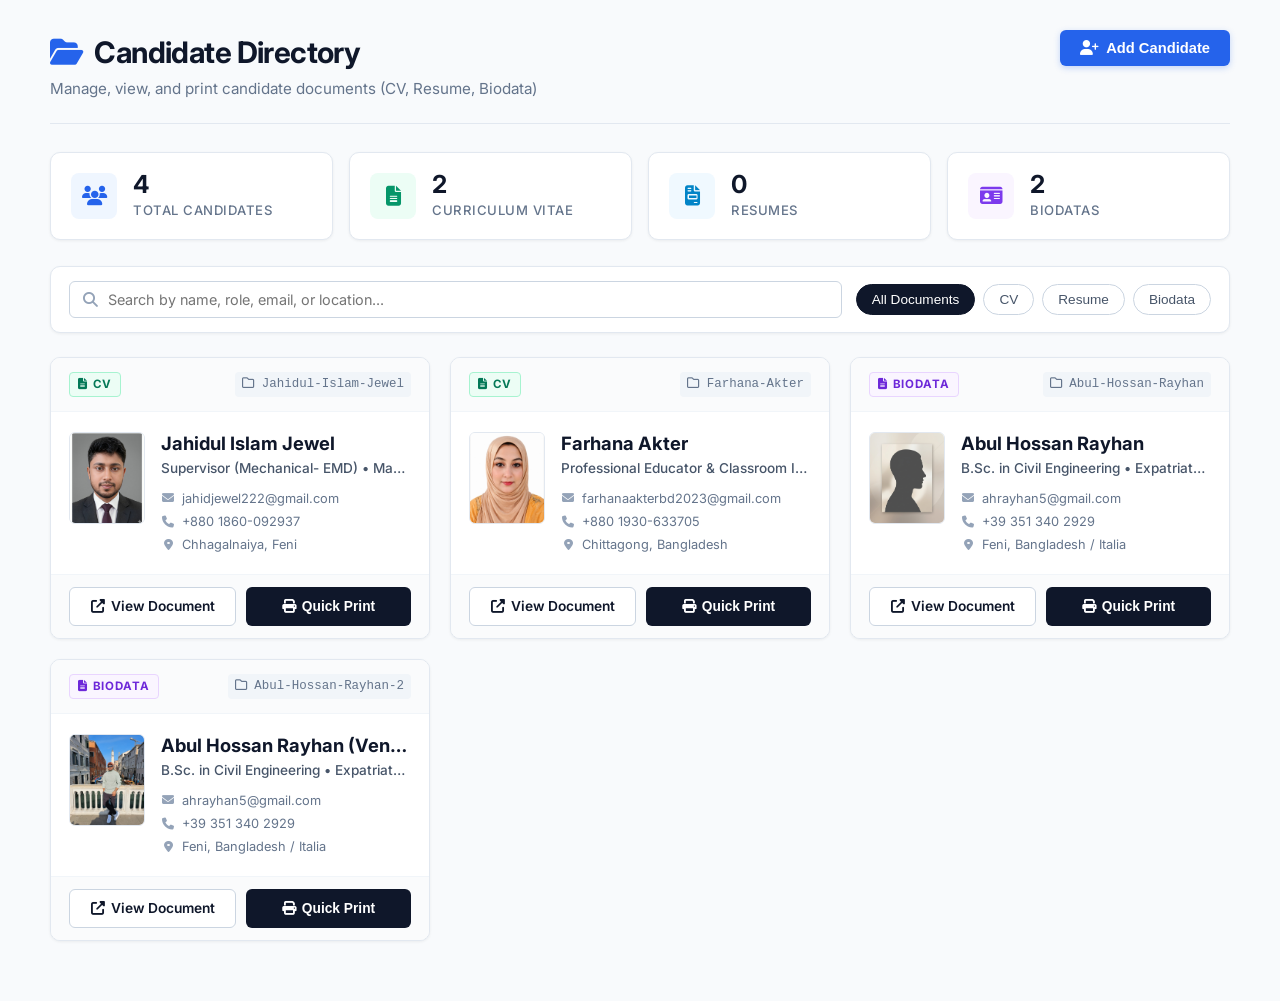
<file: index.html>
<!DOCTYPE html>
<html lang="en">

<head>
    <meta charset="UTF-8">
    <meta name="viewport" content="width=device-width, initial-scale=1.0">
    <title>Candidate Document Directory & Management</title>
    <!-- Google Fonts -->
    <link rel="preconnect" href="https://fonts.googleapis.com">
    <link rel="preconnect" href="https://fonts.gstatic.com" crossorigin>
    <link href="https://fonts.googleapis.com/css2?family=Inter:wght@400;500;600;700&display=swap" rel="stylesheet">
    <!-- Font Awesome -->
    <link rel="stylesheet" href="https://cdnjs.cloudflare.com/ajax/libs/font-awesome/6.4.0/css/all.min.css">
    <style>
        :root {
            --bg-body: #f8fafc;
            --surface: #ffffff;
            --text-main: #0f172a;
            --text-muted: #64748b;
            --border-color: #e2e8f0;
            --accent: #2563eb;
            --accent-hover: #1d4ed8;
            --radius-md: 10px;
            --radius-sm: 6px;
            --shadow-sm: 0 1px 3px rgba(0,0,0,0.06);
            --shadow-md: 0 4px 12px rgba(0,0,0,0.06);
            --shadow-lg: 0 10px 25px rgba(0,0,0,0.08);
            --font-family: 'Inter', -apple-system, BlinkMacSystemFont, "Segoe UI", Roboto, sans-serif;
        }

        * {
            margin: 0;
            padding: 0;
            box-sizing: border-box;
        }

        body {
            background-color: var(--bg-body);
            font-family: var(--font-family);
            color: var(--text-main);
            line-height: 1.5;
            padding: 30px 20px 60px;
            min-height: 100vh;
        }

        .dashboard-container {
            max-width: 1180px;
            margin: 0 auto;
        }

        /* Top Header */
        .dash-header {
            display: flex;
            justify-content: space-between;
            align-items: flex-start;
            flex-wrap: wrap;
            gap: 18px;
            margin-bottom: 28px;
            padding-bottom: 22px;
            border-bottom: 1px solid var(--border-color);
        }

        .header-title h1 {
            font-size: 1.85rem;
            font-weight: 700;
            color: #0f172a;
            letter-spacing: -0.02em;
            display: flex;
            align-items: center;
            gap: 12px;
        }

        .header-title p {
            color: var(--text-muted);
            font-size: 0.95rem;
            margin-top: 4px;
        }

        .header-actions {
            display: flex;
            align-items: center;
            gap: 12px;
        }

        .btn-primary {
            background: var(--accent);
            color: #ffffff;
            border: none;
            padding: 10px 20px;
            border-radius: var(--radius-sm);
            font-size: 0.92rem;
            font-weight: 600;
            cursor: pointer;
            display: inline-flex;
            align-items: center;
            gap: 8px;
            transition: all 0.2s ease;
            box-shadow: 0 2px 6px rgba(37, 99, 235, 0.25);
        }

        .btn-primary:hover {
            background: var(--accent-hover);
            transform: translateY(-1px);
            box-shadow: 0 4px 10px rgba(37, 99, 235, 0.35);
        }

        /* Metrics / Counter Strip */
        .stats-grid {
            display: grid;
            grid-template-columns: repeat(4, 1fr);
            gap: 16px;
            margin-bottom: 26px;
        }

        .stat-card {
            background: var(--surface);
            border: 1px solid var(--border-color);
            border-radius: var(--radius-md);
            padding: 18px 20px;
            display: flex;
            align-items: center;
            gap: 16px;
            box-shadow: var(--shadow-sm);
        }

        .stat-icon {
            width: 46px;
            height: 46px;
            border-radius: 8px;
            display: flex;
            align-items: center;
            justify-content: center;
            font-size: 1.25rem;
            flex-shrink: 0;
        }

        .icon-all { background: #eff6ff; color: #2563eb; }
        .icon-cv { background: #ecfdf5; color: #059669; }
        .icon-resume { background: #f0f9ff; color: #0284c7; }
        .icon-biodata { background: #faf5ff; color: #7c3aed; }

        .stat-info .stat-num {
            font-size: 1.55rem;
            font-weight: 700;
            color: #0f172a;
            line-height: 1.1;
        }

        .stat-info .stat-label {
            font-size: 0.82rem;
            font-weight: 500;
            color: var(--text-muted);
            text-transform: uppercase;
            letter-spacing: 0.04em;
            margin-top: 3px;
        }

        /* Filter & Search Bar */
        .filter-bar {
            background: var(--surface);
            border: 1px solid var(--border-color);
            border-radius: var(--radius-md);
            padding: 14px 18px;
            display: flex;
            justify-content: space-between;
            align-items: center;
            flex-wrap: wrap;
            gap: 14px;
            margin-bottom: 24px;
            box-shadow: var(--shadow-sm);
        }

        .search-box {
            position: relative;
            flex: 1;
            min-width: 260px;
        }

        .search-box i {
            position: absolute;
            left: 14px;
            top: 50%;
            transform: translateY(-50%);
            color: #94a3b8;
            font-size: 0.95rem;
        }

        .search-input {
            width: 100%;
            padding: 9px 14px 9px 38px;
            border: 1px solid #cbd5e1;
            border-radius: var(--radius-sm);
            font-size: 0.9rem;
            font-family: inherit;
            color: var(--text-main);
            outline: none;
            transition: border-color 0.2s;
        }

        .search-input:focus {
            border-color: var(--accent);
            box-shadow: 0 0 0 3px rgba(37, 99, 235, 0.12);
        }

        .filter-pills {
            display: flex;
            gap: 8px;
            flex-wrap: wrap;
        }

        .pill-btn {
            background: transparent;
            border: 1px solid #cbd5e1;
            color: #475569;
            padding: 7px 15px;
            border-radius: 20px;
            font-size: 0.85rem;
            font-weight: 500;
            cursor: pointer;
            transition: all 0.2s ease;
        }

        .pill-btn:hover {
            background: #f1f5f9;
            color: #0f172a;
        }

        .pill-btn.active {
            background: #0f172a;
            color: #ffffff;
            border-color: #0f172a;
        }

        /* Candidate Grid */
        .candidates-grid {
            display: grid;
            grid-template-columns: repeat(auto-fill, minmax(360px, 1fr));
            gap: 20px;
        }

        .candidate-card {
            background: var(--surface);
            border: 1px solid var(--border-color);
            border-radius: var(--radius-md);
            overflow: hidden;
            box-shadow: var(--shadow-sm);
            display: flex;
            flex-direction: column;
            transition: transform 0.2s ease, box-shadow 0.2s ease, border-color 0.2s ease;
        }

        .candidate-card:hover {
            transform: translateY(-3px);
            box-shadow: var(--shadow-md);
            border-color: #cbd5e1;
        }

        .card-header-bar {
            padding: 14px 18px;
            border-bottom: 1px solid #f1f5f9;
            display: flex;
            justify-content: space-between;
            align-items: center;
            background: #fafbfc;
        }

        .doc-badge {
            font-size: 0.72rem;
            font-weight: 700;
            text-transform: uppercase;
            letter-spacing: 0.06em;
            padding: 3px 8px;
            border-radius: 4px;
            display: inline-flex;
            align-items: center;
            gap: 5px;
        }

        .badge-cv { background: #ecfdf5; color: #047857; border: 1px solid #a7f3d0; }
        .badge-resume { background: #eff6ff; color: #1d4ed8; border: 1px solid #bfdbfe; }
        .badge-biodata { background: #faf5ff; color: #6d28d9; border: 1px solid #e9d5ff; }

        .folder-badge {
            font-size: 0.78rem;
            color: var(--text-muted);
            font-family: monospace;
            background: #f1f5f9;
            padding: 3px 7px;
            border-radius: 4px;
        }

        .card-body {
            padding: 20px 18px;
            display: flex;
            gap: 16px;
            flex: 1;
        }

        .candidate-avatar {
            width: 76px;
            height: 92px;
            border-radius: 6px;
            border: 1px solid var(--border-color);
            object-fit: cover;
            background: #f8fafc;
            flex-shrink: 0;
        }

        .candidate-avatar-placeholder {
            width: 76px;
            height: 92px;
            border-radius: 6px;
            border: 1px dashed var(--border-color);
            background: #f8fafc;
            display: flex;
            align-items: center;
            justify-content: center;
            font-size: 1.5rem;
            color: #94a3b8;
            flex-shrink: 0;
        }

        .candidate-meta {
            flex: 1;
            min-width: 0;
        }

        .candidate-name {
            font-size: 1.15rem;
            font-weight: 700;
            color: #0f172a;
            white-space: nowrap;
            overflow: hidden;
            text-overflow: ellipsis;
            line-height: 1.2;
            margin-bottom: 4px;
        }

        .candidate-role {
            font-size: 0.85rem;
            color: #475569;
            font-weight: 500;
            margin-bottom: 10px;
            white-space: nowrap;
            overflow: hidden;
            text-overflow: ellipsis;
        }

        .candidate-contact {
            list-style: none;
            font-size: 0.8rem;
            color: var(--text-muted);
            display: flex;
            flex-direction: column;
            gap: 4px;
        }

        .candidate-contact li {
            display: flex;
            align-items: center;
            gap: 7px;
            white-space: nowrap;
            overflow: hidden;
            text-overflow: ellipsis;
        }

        .candidate-contact li i {
            width: 14px;
            color: #94a3b8;
            font-size: 0.75rem;
            text-align: center;
        }

        .card-actions {
            padding: 12px 18px;
            background: #fafbfc;
            border-top: 1px solid #f1f5f9;
            display: flex;
            gap: 10px;
        }

        .btn-view {
            flex: 1;
            background: #ffffff;
            color: #0f172a;
            border: 1px solid #cbd5e1;
            padding: 8px 14px;
            border-radius: var(--radius-sm);
            font-size: 0.86rem;
            font-weight: 600;
            cursor: pointer;
            display: inline-flex;
            align-items: center;
            justify-content: center;
            gap: 6px;
            text-decoration: none;
            transition: all 0.2s ease;
        }

        .btn-view:hover {
            background: #f8fafc;
            border-color: #94a3b8;
        }

        .btn-print {
            flex: 1;
            background: #0f172a;
            color: #ffffff;
            border: none;
            padding: 8px 14px;
            border-radius: var(--radius-sm);
            font-size: 0.86rem;
            font-weight: 600;
            cursor: pointer;
            display: inline-flex;
            align-items: center;
            justify-content: center;
            gap: 6px;
            transition: all 0.2s ease;
        }

        .btn-print:hover {
            background: #000000;
        }

        /* Empty state */
        .empty-state {
            grid-column: 1 / -1;
            background: var(--surface);
            border: 2px dashed #cbd5e1;
            border-radius: var(--radius-md);
            padding: 60px 20px;
            text-align: center;
        }

        .empty-state i {
            font-size: 3rem;
            color: #94a3b8;
            margin-bottom: 12px;
        }

        .empty-state h3 {
            font-size: 1.2rem;
            color: #0f172a;
            margin-bottom: 6px;
        }

        .empty-state p {
            color: var(--text-muted);
            font-size: 0.9rem;
            max-width: 400px;
            margin: 0 auto;
        }

        /* Modal Styles */
        .modal-overlay {
            position: fixed;
            top: 0;
            left: 0;
            width: 100vw;
            height: 100vh;
            background: rgba(15, 23, 42, 0.6);
            display: none;
            align-items: center;
            justify-content: center;
            z-index: 1000;
            padding: 20px;
            backdrop-filter: blur(3px);
        }

        .modal-overlay.active {
            display: flex;
        }

        .modal-content {
            background: #ffffff;
            border-radius: var(--radius-md);
            max-width: 620px;
            width: 100%;
            max-height: 90vh;
            overflow-y: auto;
            box-shadow: var(--shadow-lg);
            position: relative;
        }

        .modal-header {
            padding: 20px 24px;
            border-bottom: 1px solid var(--border-color);
            display: flex;
            justify-content: space-between;
            align-items: center;
        }

        .modal-header h2 {
            font-size: 1.3rem;
            color: #0f172a;
        }

        .close-btn {
            background: transparent;
            border: none;
            font-size: 1.25rem;
            color: #94a3b8;
            cursor: pointer;
            padding: 4px;
            line-height: 1;
        }

        .close-btn:hover {
            color: #0f172a;
        }

        .modal-body {
            padding: 24px;
        }

        .step-box {
            background: #f8fafc;
            border: 1px solid var(--border-color);
            border-radius: var(--radius-sm);
            padding: 14px 16px;
            margin-bottom: 16px;
        }

        .step-header {
            display: flex;
            align-items: center;
            gap: 10px;
            font-weight: 600;
            color: #0f172a;
            margin-bottom: 6px;
            font-size: 0.92rem;
        }

        .step-num {
            background: #2563eb;
            color: white;
            width: 22px;
            height: 22px;
            border-radius: 50%;
            display: inline-flex;
            align-items: center;
            justify-content: center;
            font-size: 0.75rem;
            font-weight: 700;
        }

        .step-desc {
            font-size: 0.85rem;
            color: var(--text-muted);
            margin-left: 32px;
        }

        .code-box {
            background: #0f172a;
            color: #f8fafc;
            padding: 10px 14px;
            border-radius: var(--radius-sm);
            font-family: monospace;
            font-size: 0.8rem;
            margin: 8px 0 0 32px;
            overflow-x: auto;
        }

        .form-group {
            margin-bottom: 16px;
        }

        .form-group label {
            display: block;
            font-size: 0.85rem;
            font-weight: 600;
            color: #334155;
            margin-bottom: 5px;
        }

        .form-control {
            width: 100%;
            padding: 9px 12px;
            border: 1px solid #cbd5e1;
            border-radius: var(--radius-sm);
            font-size: 0.9rem;
            font-family: inherit;
            outline: none;
        }

        .form-control:focus {
            border-color: var(--accent);
            box-shadow: 0 0 0 3px rgba(37, 99, 235, 0.12);
        }

        .form-row {
            display: grid;
            grid-template-columns: 1fr 1fr;
            gap: 14px;
        }

        .toast {
            position: fixed;
            bottom: 24px;
            right: 24px;
            background: #0f172a;
            color: #ffffff;
            padding: 12px 20px;
            border-radius: var(--radius-sm);
            font-size: 0.9rem;
            display: flex;
            align-items: center;
            gap: 10px;
            box-shadow: var(--shadow-lg);
            z-index: 2000;
            opacity: 0;
            transform: translateY(20px);
            transition: all 0.3s ease;
            pointer-events: none;
        }

        .toast.show {
            opacity: 1;
            transform: translateY(0);
        }

        /* Responsiveness */
        @media (max-width: 768px) {
            .stats-grid {
                grid-template-columns: repeat(2, 1fr);
            }

            .candidates-grid {
                grid-template-columns: 1fr;
            }

            .filter-bar {
                flex-direction: column;
                align-items: stretch;
            }

            .search-box {
                min-width: 100%;
            }

            .form-row {
                grid-template-columns: 1fr;
            }
        }
    </style>
</head>

<body>
    <div class="dashboard-container">
        <!-- Header -->
        <header class="dash-header">
            <div class="header-title">
                <h1><i class="fas fa-folder-open" style="color: var(--accent);"></i> Candidate Directory</h1>
                <p>Manage, view, and print candidate documents (CV, Resume, Biodata)</p>
            </div>
            <div class="header-actions">
                <button class="btn-primary" onclick="openAddModal()">
                    <i class="fas fa-user-plus"></i> Add Candidate
                </button>
            </div>
        </header>

        <!-- Stats Overview -->
        <section class="stats-grid">
            <div class="stat-card">
                <div class="stat-icon icon-all">
                    <i class="fas fa-users"></i>
                </div>
                <div class="stat-info">
                    <div class="stat-num" id="statAll">0</div>
                    <div class="stat-label">Total Candidates</div>
                </div>
            </div>
            <div class="stat-card">
                <div class="stat-icon icon-cv">
                    <i class="fas fa-file-lines"></i>
                </div>
                <div class="stat-info">
                    <div class="stat-num" id="statCv">0</div>
                    <div class="stat-label">Curriculum Vitae</div>
                </div>
            </div>
            <div class="stat-card">
                <div class="stat-icon icon-resume">
                    <i class="fas fa-file-invoice"></i>
                </div>
                <div class="stat-info">
                    <div class="stat-num" id="statResume">0</div>
                    <div class="stat-label">Resumes</div>
                </div>
            </div>
            <div class="stat-card">
                <div class="stat-icon icon-biodata">
                    <i class="fas fa-id-card"></i>
                </div>
                <div class="stat-info">
                    <div class="stat-num" id="statBiodata">0</div>
                    <div class="stat-label">Biodatas</div>
                </div>
            </div>
        </section>

        <!-- Search & Filter Controls -->
        <div class="filter-bar">
            <div class="search-box">
                <i class="fas fa-search"></i>
                <input type="text" id="searchInput" class="search-input" placeholder="Search by name, role, email, or location..." oninput="handleSearch()">
            </div>
            <div class="filter-pills">
                <button class="pill-btn active" data-filter="all" onclick="setFilter('all', this)">All Documents</button>
                <button class="pill-btn" data-filter="CV" onclick="setFilter('CV', this)">CV</button>
                <button class="pill-btn" data-filter="Resume" onclick="setFilter('Resume', this)">Resume</button>
                <button class="pill-btn" data-filter="Biodata" onclick="setFilter('Biodata', this)">Biodata</button>
            </div>
        </div>

        <!-- Candidate Cards Grid -->
        <main id="candidatesGrid" class="candidates-grid">
            <!-- Dynamic Content Injected Here -->
        </main>
    </div>

    <!-- Hidden Printing Iframe for 1-Click Instant Print -->
    <iframe id="printFrame" style="position:fixed;right:100%;bottom:100%;width:0;height:0;border:0;"></iframe>

    <!-- Add Candidate Modal -->
    <div id="addModal" class="modal-overlay">
        <div class="modal-content">
            <div class="modal-header">
                <h2><i class="fas fa-folder-plus" style="color: var(--accent);"></i> Add New Candidate</h2>
                <button class="close-btn" onclick="closeAddModal()">&times;</button>
            </div>
            <div class="modal-body">
                <p style="font-size: 0.9rem; color: var(--text-muted); margin-bottom: 18px;">
                    Candidates are stored in organized self-contained folders inside <code>candidates/</code>.
                    Follow these 3 simple steps to add a new candidate:
                </p>

                <div class="step-box">
                    <div class="step-header">
                        <span class="step-num">1</span>
                        <span>Duplicate the Starter Template</span>
                    </div>
                    <div class="step-desc">
                        Copy the template folder in <code>candidates/_template/</code> and name it with your candidate's name:
                    </div>
                    <div class="code-box">candidates/Your-Candidate-Name/</div>
                </div>

                <div class="step-box">
                    <div class="step-header">
                        <span class="step-num">2</span>
                        <span>Add Photo & Edit Document</span>
                    </div>
                    <div class="step-desc">
                        Place the candidate's portrait inside <code>assets/photo.jpg</code>, then open <code>index.html</code> to adjust their name and information.
                    </div>
                </div>

                <div class="step-box">
                    <div class="step-header">
                        <span class="step-num">3</span>
                        <span>Register to Directory (Quick Add Form Below)</span>
                    </div>
                    <div class="step-desc">
                        Fill in this quick form to register the candidate immediately to this dashboard:
                    </div>
                </div>

                <!-- Registration Form -->
                <form id="quickAddForm" onsubmit="handleQuickAdd(event)" style="margin-top: 20px;">
                    <div class="form-row">
                        <div class="form-group">
                            <label>Candidate Full Name *</label>
                            <input type="text" id="candName" class="form-control" placeholder="e.g. Rakib Hasan" required>
                        </div>
                        <div class="form-group">
                            <label>Document Type *</label>
                            <select id="candDocType" class="form-control" required>
                                <option value="CV">CV (Curriculum Vitae)</option>
                                <option value="Resume">Resume</option>
                                <option value="Biodata">Biodata</option>
                            </select>
                        </div>
                    </div>

                    <div class="form-row">
                        <div class="form-group">
                            <label>Professional Role / Title</label>
                            <input type="text" id="candRole" class="form-control" placeholder="e.g. Marketing Specialist">
                        </div>
                        <div class="form-group">
                            <label>Folder Name *</label>
                            <input type="text" id="candFolder" class="form-control" placeholder="e.g. Rakib-Hasan" required>
                        </div>
                    </div>

                    <div class="form-row">
                        <div class="form-group">
                            <label>Email Address</label>
                            <input type="email" id="candEmail" class="form-control" placeholder="candidate@example.com">
                        </div>
                        <div class="form-group">
                            <label>Phone Number</label>
                            <input type="text" id="candPhone" class="form-control" placeholder="+880 1XXX-XXXXXX">
                        </div>
                    </div>

                    <div class="form-group">
                        <label>Location / City</label>
                        <input type="text" id="candLocation" class="form-control" placeholder="e.g. Chittagong, Bangladesh">
                    </div>

                    <div style="display: flex; justify-content: flex-end; gap: 10px; margin-top: 22px;">
                        <button type="button" class="btn-view" onclick="closeAddModal()">Cancel</button>
                        <button type="submit" class="btn-primary">Register Candidate</button>
                    </div>
                </form>
            </div>
        </div>
    </div>

    <!-- Notification Toast -->
    <div id="toast" class="toast">
        <i class="fas fa-info-circle"></i>
        <span id="toastMsg">Notification</span>
    </div>

    <!-- Data registry -->
    <script src="candidates-data.js"></script>

    <script>
        // State
        let allCandidates = [];
        let activeFilter = 'all';
        let searchQuery = '';

        // Initialize
        document.addEventListener('DOMContentLoaded', () => {
            loadCandidates();
            setupNameAutoFolder();
        });

        // Auto populate folder name when typing candidate name
        function setupNameAutoFolder() {
            const nameInput = document.getElementById('candName');
            const folderInput = document.getElementById('candFolder');
            nameInput.addEventListener('input', () => {
                if (!folderInput.dataset.manual) {
                    folderInput.value = nameInput.value.trim().replace(/\s+/g, '-');
                }
            });
            folderInput.addEventListener('input', () => {
                folderInput.dataset.manual = 'true';
            });
        }

        // Load candidates from registry + localStorage
        function loadCandidates() {
            let baseList = (window.CANDIDATE_LIST && Array.isArray(window.CANDIDATE_LIST)) ? [...window.CANDIDATE_LIST] : [];
            
            // Check localStorage for any newly registered candidates
            try {
                const stored = localStorage.getItem('CUSTOM_CANDIDATES');
                if (stored) {
                    const parsed = JSON.parse(stored);
                    if (Array.isArray(parsed)) {
                        const existingIds = new Set(baseList.map(c => c.id));
                        parsed.forEach(c => {
                            if (!existingIds.has(c.id)) {
                                baseList.push(c);
                            }
                        });
                    }
                }
            } catch (err) {
                console.error("Storage error:", err);
            }

            allCandidates = baseList;
            updateStats();
            renderCandidates();
        }

        // Update Counter Statistics
        function updateStats() {
            const total = allCandidates.length;
            const cvs = allCandidates.filter(c => c.docType.toLowerCase() === 'cv').length;
            const resumes = allCandidates.filter(c => c.docType.toLowerCase() === 'resume').length;
            const biodatas = allCandidates.filter(c => c.docType.toLowerCase() === 'biodata').length;

            document.getElementById('statAll').textContent = total;
            document.getElementById('statCv').textContent = cvs;
            document.getElementById('statResume').textContent = resumes;
            document.getElementById('statBiodata').textContent = biodatas;
        }

        // Filter Selection
        function setFilter(filter, btn) {
            activeFilter = filter;
            document.querySelectorAll('.pill-btn').forEach(b => b.classList.remove('active'));
            btn.classList.add('active');
            renderCandidates();
        }

        // Live Search
        function handleSearch() {
            searchQuery = document.getElementById('searchInput').value.trim().toLowerCase();
            renderCandidates();
        }

        // Render Candidates Grid
        function renderCandidates() {
            const container = document.getElementById('candidatesGrid');
            container.innerHTML = '';

            const filtered = allCandidates.filter(c => {
                const matchFilter = (activeFilter === 'all') || (c.docType.toLowerCase() === activeFilter.toLowerCase());
                const matchSearch = !searchQuery || 
                    (c.name && c.name.toLowerCase().includes(searchQuery)) ||
                    (c.role && c.role.toLowerCase().includes(searchQuery)) ||
                    (c.email && c.email.toLowerCase().includes(searchQuery)) ||
                    (c.location && c.location.toLowerCase().includes(searchQuery));
                return matchFilter && matchSearch;
            });

            if (filtered.length === 0) {
                container.innerHTML = `
                    <div class="empty-state">
                        <i class="fas fa-user-slash"></i>
                        <h3>No candidates found</h3>
                        <p>No candidate records match your current filter or search criteria.</p>
                    </div>
                `;
                return;
            }

            filtered.forEach(c => {
                const badgeClass = c.docType.toLowerCase() === 'cv' ? 'badge-cv' : 
                                   c.docType.toLowerCase() === 'resume' ? 'badge-resume' : 'badge-biodata';
                const docUrl = `${c.folder}/index.html`;

                const card = document.createElement('div');
                card.className = 'candidate-card';
                card.innerHTML = `
                    <div class="card-header-bar">
                        <span class="doc-badge ${badgeClass}"><i class="fas fa-file-alt"></i> ${c.docType}</span>
                        <span class="folder-badge"><i class="far fa-folder"></i> ${c.folder.replace('candidates/', '')}</span>
                    </div>
                    <div class="card-body">
                        ${c.photo ? 
                            `<img src="${c.photo}" alt="${c.name}" class="candidate-avatar" onerror="this.onerror=null; this.outerHTML='<div class=\\\'candidate-avatar-placeholder\\\'><i class=\\\'fas fa-user\\\'></i></div>';">` : 
                            `<div class="candidate-avatar-placeholder"><i class="fas fa-user"></i></div>`}
                        <div class="candidate-meta">
                            <h2 class="candidate-name" title="${c.name}">${c.name}</h2>
                            <div class="candidate-role" title="${c.role || ''}">${c.role || 'Candidate Profile'}</div>
                            <ul class="candidate-contact">
                                ${c.email ? `<li title="${c.email}"><i class="fas fa-envelope"></i> ${c.email}</li>` : ''}
                                ${c.phone ? `<li title="${c.phone}"><i class="fas fa-phone"></i> ${c.phone}</li>` : ''}
                                ${c.location ? `<li title="${c.location}"><i class="fas fa-location-dot"></i> ${c.location}</li>` : ''}
                            </ul>
                        </div>
                    </div>
                    <div class="card-actions">
                        <a href="${docUrl}" target="_blank" class="btn-view">
                            <i class="fas fa-external-link-alt"></i> View Document
                        </a>
                        <button class="btn-print" onclick="quickPrint('${docUrl}', '${c.name}')">
                            <i class="fas fa-print"></i> Quick Print
                        </button>
                    </div>
                `;
                container.appendChild(card);
            });
        }

        // Quick Print via hidden iframe
        function quickPrint(url, name) {
            showToast(`Loading document for ${name}...`);
            const iframe = document.getElementById('printFrame');
            
            iframe.onload = () => {
                showToast(`Opening print dialog for ${name}...`);
                setTimeout(() => {
                    try {
                        iframe.contentWindow.focus();
                        iframe.contentWindow.print();
                    } catch (e) {
                        console.error("Print error:", e);
                        window.open(url, '_blank');
                    }
                }, 400);
            };

            iframe.src = url;
        }

        // Modal Controls
        function openAddModal() {
            document.getElementById('addModal').classList.add('active');
        }

        function closeAddModal() {
            document.getElementById('addModal').classList.remove('active');
        }

        // Handle Quick Add Submission
        function handleQuickAdd(e) {
            e.preventDefault();
            const name = document.getElementById('candName').value.trim();
            const docType = document.getElementById('candDocType').value;
            const role = document.getElementById('candRole').value.trim();
            const folderSlug = document.getElementById('candFolder').value.trim();
            const email = document.getElementById('candEmail').value.trim();
            const phone = document.getElementById('candPhone').value.trim();
            const location = document.getElementById('candLocation').value.trim();

            if (!name || !folderSlug) return;

            const newCandidate = {
                id: folderSlug.toLowerCase(),
                name: name,
                role: role || (docType + ' Profile'),
                docType: docType,
                folder: `candidates/${folderSlug}`,
                photo: `candidates/${folderSlug}/assets/photo.jpg`,
                email: email,
                phone: phone,
                location: location,
                updatedAt: new Date().toISOString().split('T')[0]
            };

            // Save to localStorage
            try {
                let stored = JSON.parse(localStorage.getItem('CUSTOM_CANDIDATES') || '[]');
                stored = stored.filter(c => c.id !== newCandidate.id);
                stored.push(newCandidate);
                localStorage.setItem('CUSTOM_CANDIDATES', JSON.stringify(stored));
            } catch (err) {
                console.error("Error saving candidate:", err);
            }

            allCandidates.push(newCandidate);
            updateStats();
            renderCandidates();
            closeAddModal();
            document.getElementById('quickAddForm').reset();
            delete document.getElementById('candFolder').dataset.manual;

            showToast(`Registered "${name}". Don't forget to create "candidates/${folderSlug}"!`);
        }

        // Toast Helper
        function showToast(msg) {
            const toast = document.getElementById('toast');
            document.getElementById('toastMsg').textContent = msg;
            toast.classList.add('show');
            setTimeout(() => {
                toast.classList.remove('show');
            }, 3000);
        }

        // Close modal on escape or background click
        window.addEventListener('keydown', (e) => {
            if (e.key === 'Escape') closeAddModal();
        });
        document.getElementById('addModal').addEventListener('click', (e) => {
            if (e.target === document.getElementById('addModal')) closeAddModal();
        });
    </script>
</body>

</html>
</file>
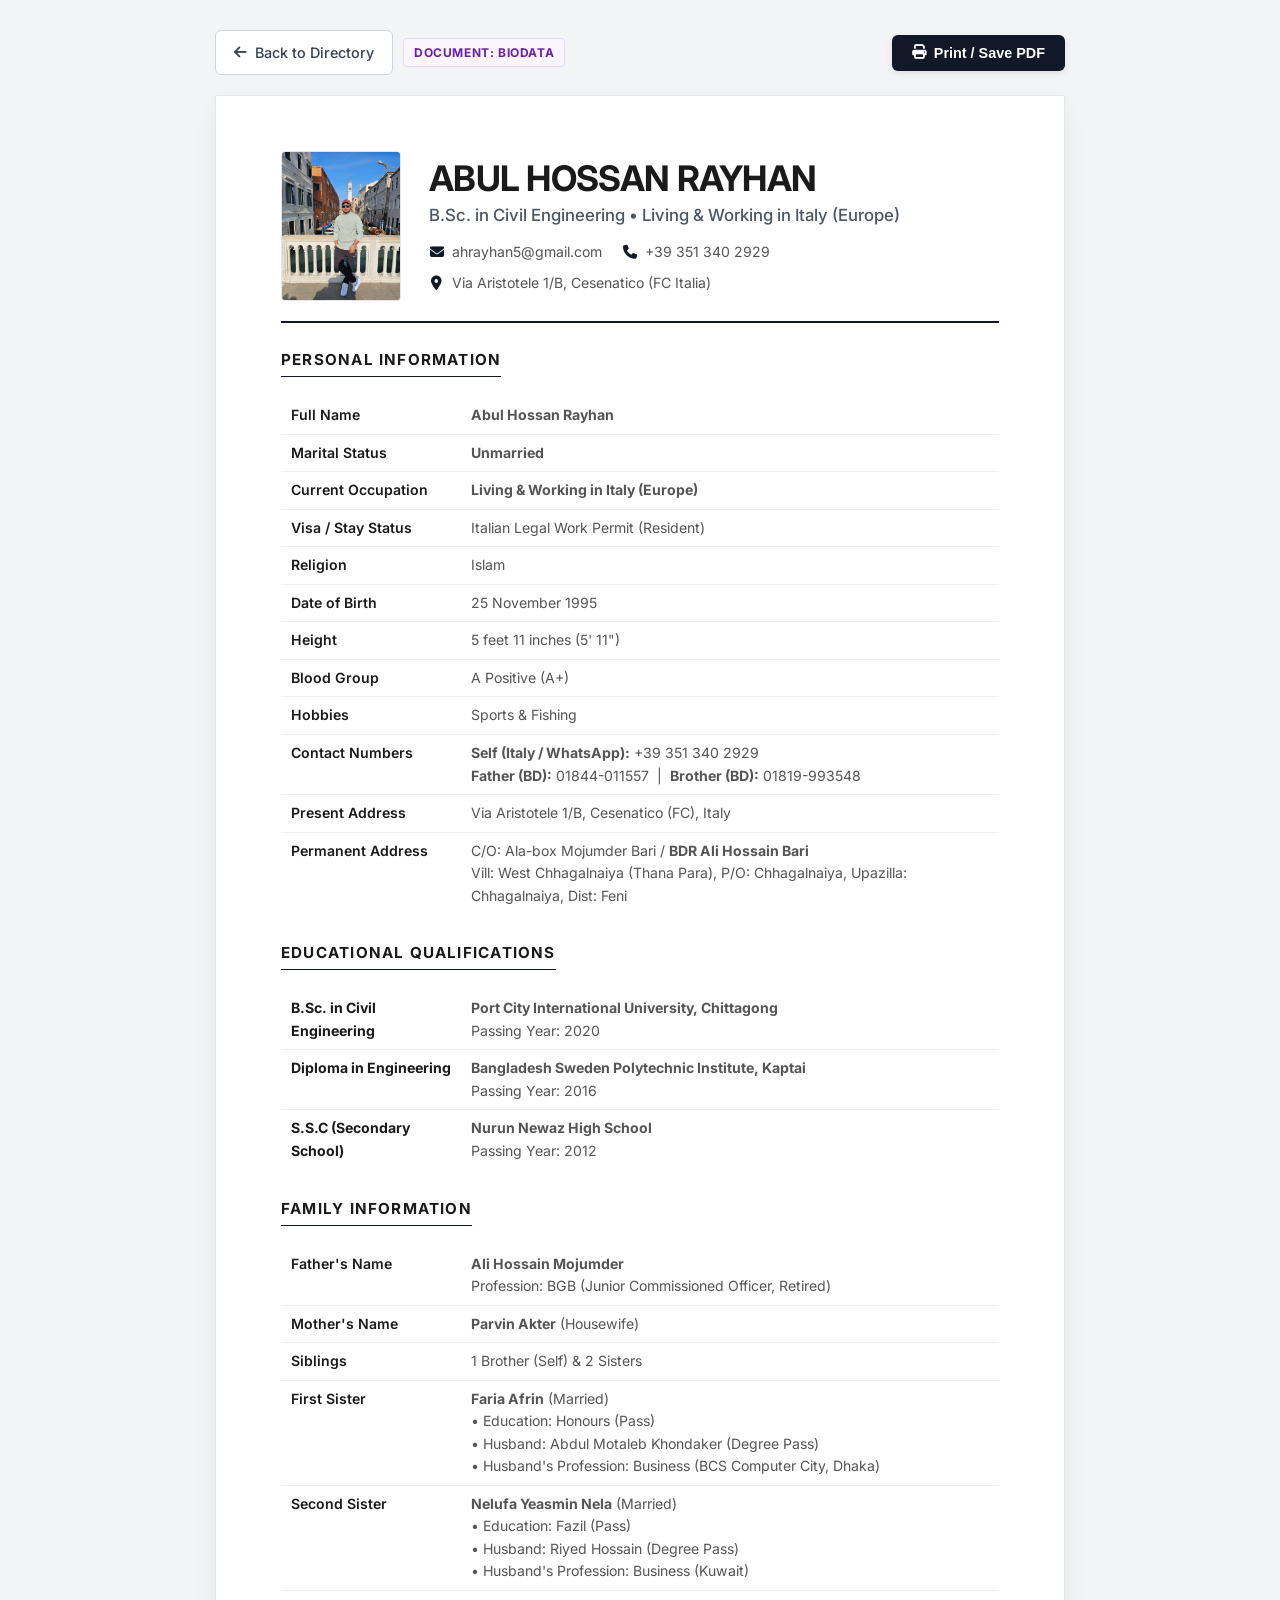
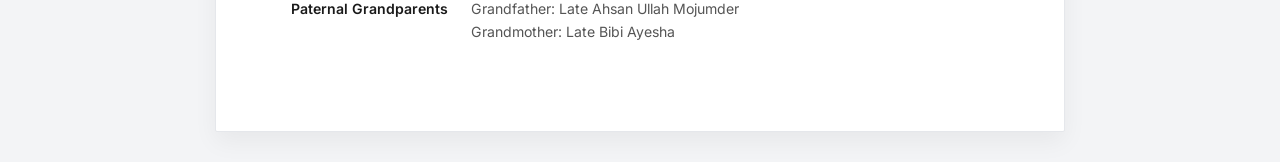
<file: candidates/Abul-Hossan-Rayhan-2/index.html>
<!DOCTYPE html>
<html lang="en">

<head>
    <meta charset="UTF-8">
    <meta name="viewport" content="width=device-width, initial-scale=1.0">
    <title>Biodata - Abul Hossan Rayhan</title>
    <!-- Google Fonts -->
    <link rel="preconnect" href="https://fonts.googleapis.com">
    <link rel="preconnect" href="https://fonts.gstatic.com" crossorigin>
    <link href="https://fonts.googleapis.com/css2?family=Inter:wght@400;500;600;700&display=swap" rel="stylesheet">
    <!-- Font Awesome -->
    <link rel="stylesheet" href="https://cdnjs.cloudflare.com/ajax/libs/font-awesome/6.4.0/css/all.min.css">
    <link rel="stylesheet" href="assets/style.css">
</head>

<body>
    <!-- Top Action Bar (Screen Only - Hidden in Print) -->
    <div class="print-action">
        <div class="action-left">
            <a href="../../index.html" class="nav-btn">
                <i class="fas fa-arrow-left"></i> Back to Directory
            </a>
            <span class="doc-type-badge badge-biodata">Document: Biodata</span>
        </div>
        <div class="action-right">
            <button id="printBtn" class="print-btn" onclick="window.print()">
                <i class="fas fa-print"></i> Print / Save PDF
            </button>
        </div>
    </div>

    <!-- Printable Document Container -->
    <div class="cv-container">
        <header class="cv-header">
            <div class="header-content">
                <div class="photo-section">
                    <img src="assets/photo.jpg" alt="Abul Hossan Rayhan" class="profile-photo" onerror="this.onerror=null; this.src='https://via.placeholder.com/140x170?text=Photo'">
                </div>
                <div class="name-section">
                    <h1>ABUL HOSSAN RAYHAN</h1>
                    <div class="candidate-title">B.Sc. in Civil Engineering &bull; Living &amp; Working in Italy (Europe)</div>
                    <div class="contact-grid">
                        <div class="contact-item">
                            <i class="fas fa-envelope"></i>
                            <span>ahrayhan5@gmail.com</span>
                        </div>
                        <div class="contact-item">
                            <i class="fas fa-phone"></i>
                            <span>+39 351 340 2929</span>
                        </div>
                        <div class="contact-item">
                            <i class="fas fa-location-dot"></i>
                            <span>Via Aristotele 1/B, Cesenatico (FC Italia)</span>
                        </div>
                    </div>
                </div>
            </div>
        </header>

        <main class="cv-body">
            <!-- Personal Information -->
            <section class="cv-section">
                <h2 class="section-title">Personal Information</h2>
                <table class="info-table">
                    <tr>
                        <td class="label">Full Name</td>
                        <td class="value"><strong>Abul Hossan Rayhan</strong></td>
                    </tr>
                    <tr>
                        <td class="label">Marital Status</td>
                        <td class="value"><strong>Unmarried</strong></td>
                    </tr>
                    <tr>
                        <td class="label">Current Occupation</td>
                        <td class="value"><strong>Living &amp; Working in Italy (Europe)</strong></td>
                    </tr>
                    <tr>
                        <td class="label">Visa / Stay Status</td>
                        <td class="value">Italian Legal Work Permit (Resident)</td>
                    </tr>
                    <tr>
                        <td class="label">Religion</td>
                        <td class="value">Islam</td>
                    </tr>
                    <tr>
                        <td class="label">Date of Birth</td>
                        <td class="value">25 November 1995</td>
                    </tr>
                    <tr>
                        <td class="label">Height</td>
                        <td class="value">5 feet 11 inches (5' 11")</td>
                    </tr>
                    <tr>
                        <td class="label">Blood Group</td>
                        <td class="value">A Positive (A+)</td>
                    </tr>
                    <tr>
                        <td class="label">Hobbies</td>
                        <td class="value">Sports &amp; Fishing</td>
                    </tr>
                    <tr>
                        <td class="label">Contact Numbers</td>
                        <td class="value">
                            <strong>Self (Italy / WhatsApp):</strong> +39 351 340 2929<br>
                            <strong>Father (BD):</strong> 01844-011557 &nbsp;|&nbsp; 
                            <strong>Brother (BD):</strong> 01819-993548
                        </td>
                    </tr>
                    <tr>
                        <td class="label">Present Address</td>
                        <td class="value">Via Aristotele 1/B, Cesenatico (FC), Italy</td>
                    </tr>
                    <tr>
                        <td class="label">Permanent Address</td>
                        <td class="value">
                            C/O: Ala-box Mojumder Bari / <strong>BDR Ali Hossain Bari</strong><br>
                            Vill: West Chhagalnaiya (Thana Para), P/O: Chhagalnaiya, Upazilla: Chhagalnaiya, Dist: Feni
                        </td>
                    </tr>
                </table>
            </section>

            <!-- Educational Background -->
            <section class="cv-section">
                <h2 class="section-title">Educational Qualifications</h2>
                <table class="info-table">
                    <tr>
                        <td class="label"><strong>B.Sc. in Civil Engineering</strong></td>
                        <td class="value">
                            <strong>Port City International University, Chittagong</strong><br>
                            <span class="sub-text">Passing Year: 2020</span>
                        </td>
                    </tr>
                    <tr>
                        <td class="label"><strong>Diploma in Engineering</strong></td>
                        <td class="value">
                            <strong>Bangladesh Sweden Polytechnic Institute, Kaptai</strong><br>
                            <span class="sub-text">Passing Year: 2016</span>
                        </td>
                    </tr>
                    <tr>
                        <td class="label"><strong>S.S.C (Secondary School)</strong></td>
                        <td class="value">
                            <strong>Nurun Newaz High School</strong><br>
                            <span class="sub-text">Passing Year: 2012</span>
                        </td>
                    </tr>
                </table>
            </section>

            <!-- Family Background -->
            <section class="cv-section">
                <h2 class="section-title">Family Information</h2>
                <table class="info-table">
                    <tr>
                        <td class="label">Father's Name</td>
                        <td class="value">
                            <strong>Ali Hossain Mojumder</strong><br>
                            <span class="sub-text">Profession: BGB (Junior Commissioned Officer, Retired)</span>
                        </td>
                    </tr>
                    <tr>
                        <td class="label">Mother's Name</td>
                        <td class="value">
                            <strong>Parvin Akter</strong> (Housewife)
                        </td>
                    </tr>
                    <tr>
                        <td class="label">Siblings</td>
                        <td class="value">1 Brother (Self) &amp; 2 Sisters</td>
                    </tr>
                    <tr>
                        <td class="label">First Sister</td>
                        <td class="value">
                            <strong>Faria Afrin</strong> (Married)<br>
                            <span class="sub-text">&bull; Education: Honours (Pass)</span><br>
                            <span class="sub-text">&bull; Husband: Abdul Motaleb Khondaker (Degree Pass)</span><br>
                            <span class="sub-text">&bull; Husband's Profession: Business (BCS Computer City, Dhaka)</span>
                        </td>
                    </tr>
                    <tr>
                        <td class="label">Second Sister</td>
                        <td class="value">
                            <strong>Nelufa Yeasmin Nela</strong> (Married)<br>
                            <span class="sub-text">&bull; Education: Fazil (Pass)</span><br>
                            <span class="sub-text">&bull; Husband: Riyed Hossain (Degree Pass)</span><br>
                            <span class="sub-text">&bull; Husband's Profession: Business (Kuwait)</span>
                        </td>
                    </tr>
                    <tr>
                        <td class="label">Paternal Grandparents</td>
                        <td class="value">
                            Grandfather: Late Ahsan Ullah Mojumder<br>
                            Grandmother: Late Bibi Ayesha
                        </td>
                    </tr>
                </table>
            </section>
        </main>
    </div>
</body>

</html>
</file>
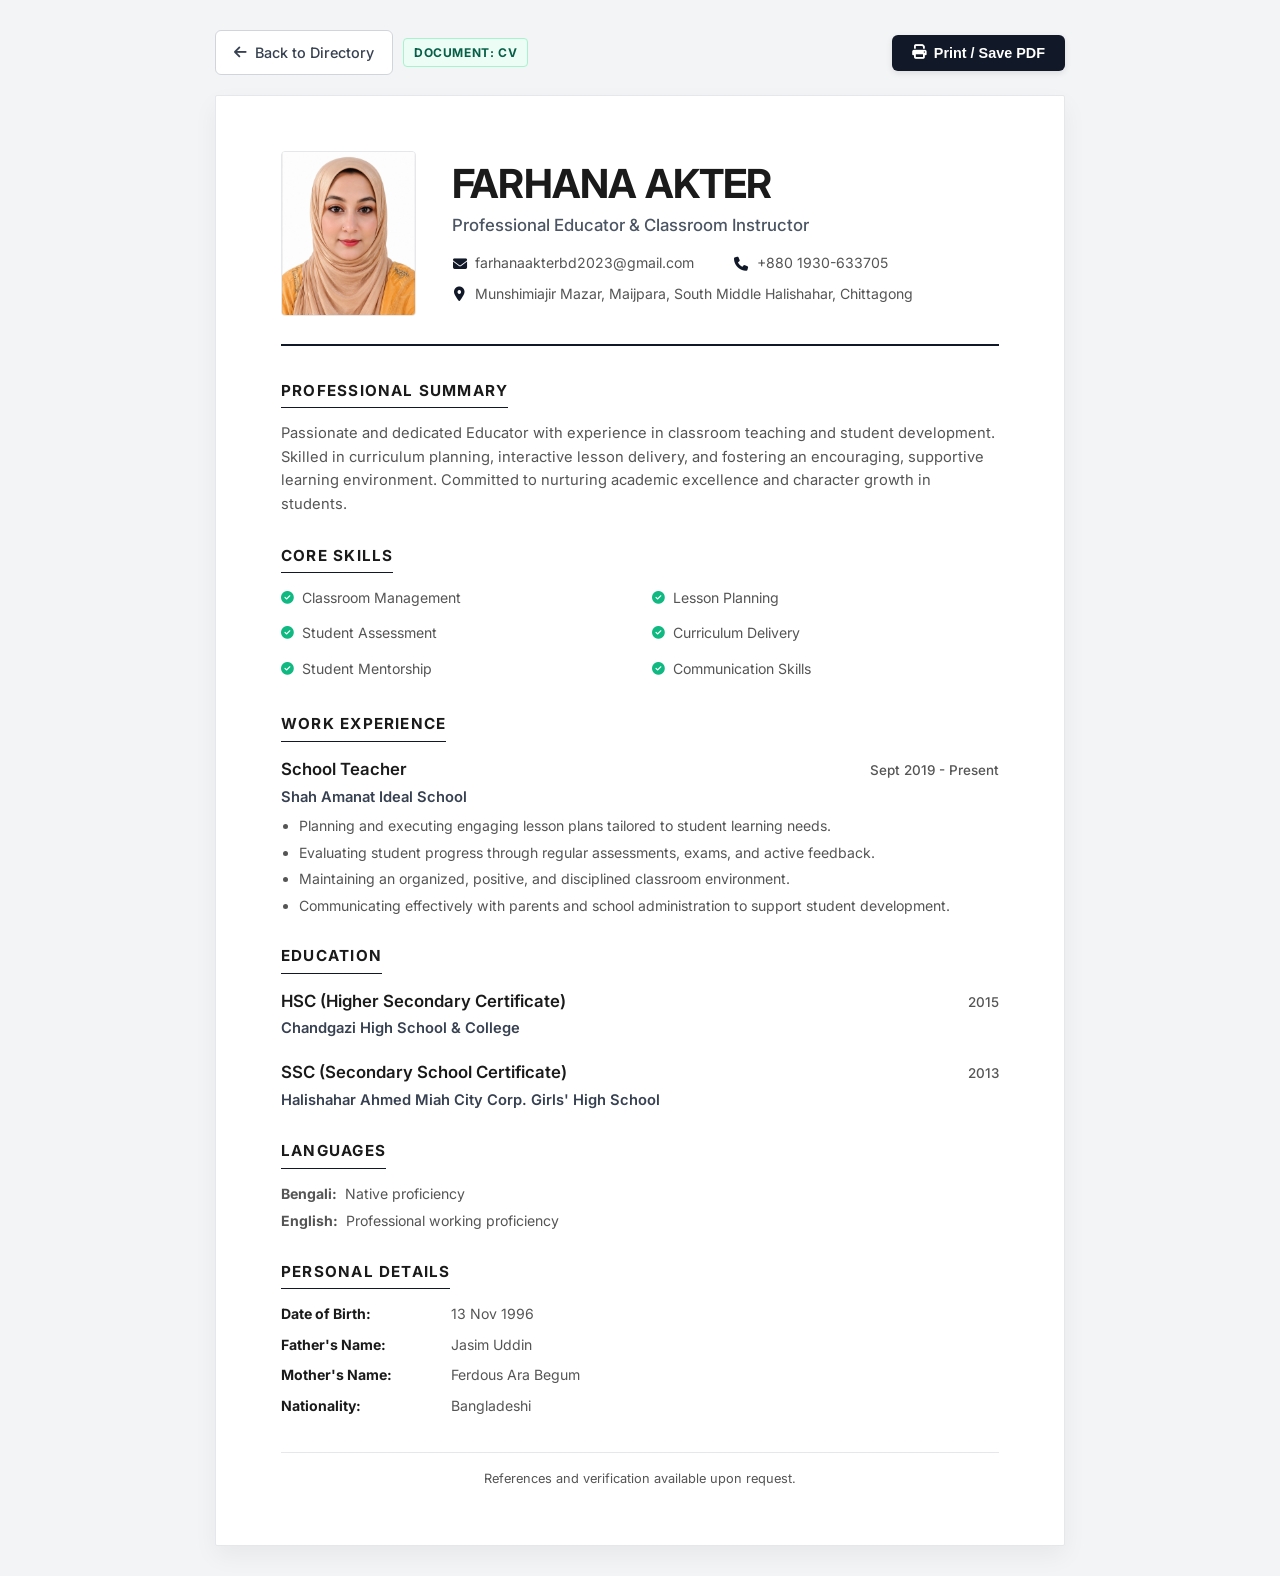
<file: candidates/Farhana-Akter/index.html>
<!DOCTYPE html>
<html lang="en">

<head>
    <meta charset="UTF-8">
    <meta name="viewport" content="width=device-width, initial-scale=1.0">
    <title>Curriculum Vitae - Farhana Akter</title>
    <!-- Google Fonts -->
    <link rel="preconnect" href="https://fonts.googleapis.com">
    <link rel="preconnect" href="https://fonts.gstatic.com" crossorigin>
    <link href="https://fonts.googleapis.com/css2?family=Inter:wght@400;500;600;700&display=swap" rel="stylesheet">
    <!-- Font Awesome -->
    <link rel="stylesheet" href="https://cdnjs.cloudflare.com/ajax/libs/font-awesome/6.4.0/css/all.min.css">
    <link rel="stylesheet" href="assets/style.css">
</head>

<body>
    <!-- Top Action Bar (Screen Only - Hidden in Print) -->
    <div class="print-action">
        <div class="action-left">
            <a href="../../index.html" class="nav-btn">
                <i class="fas fa-arrow-left"></i> Back to Directory
            </a>
            <span class="doc-type-badge badge-cv">Document: CV</span>
        </div>
        <div class="action-right">
            <button id="printBtn" class="print-btn" onclick="window.print()">
                <i class="fas fa-print"></i> Print / Save PDF
            </button>
        </div>
    </div>

    <!-- Printable Document Container -->
    <div class="cv-container">
        <header class="cv-header">
            <div class="header-content">
                <div class="photo-section">
                    <img src="assets/photo.jpg" alt="Farhana Akter" class="profile-photo">
                </div>
                <div class="name-section">
                    <h1>FARHANA AKTER</h1>
                    <div class="candidate-title">Professional Educator & Classroom Instructor</div>
                    <div class="contact-grid">
                        <div class="contact-item">
                            <i class="fas fa-envelope"></i>
                            <span>farhanaakterbd2023@gmail.com</span>
                        </div>
                        <div class="contact-item">
                            <i class="fas fa-phone"></i>
                            <span>+880 1930-633705</span>
                        </div>
                        <div class="contact-item" style="grid-column: span 2;">
                            <i class="fas fa-location-dot"></i>
                            <span>Munshimiajir Mazar, Maijpara, South Middle Halishahar, Chittagong</span>
                        </div>
                    </div>
                </div>
            </div>
        </header>

        <main class="cv-body">
            <section class="cv-section">
                <h2 class="section-title">Professional Summary</h2>
                <p class="summary-text">
                    Passionate and dedicated Educator with experience in classroom teaching and student development.
                    Skilled in curriculum planning, interactive lesson delivery, and fostering an encouraging,
                    supportive learning environment. Committed to nurturing academic excellence and character growth in
                    students.
                </p>
            </section>

            <section class="cv-section">
                <h2 class="section-title">Core Skills</h2>
                <ul class="simple-list skills-list">
                    <li><i class="fas fa-check-circle"></i> Classroom Management</li>
                    <li><i class="fas fa-check-circle"></i> Lesson Planning</li>
                    <li><i class="fas fa-check-circle"></i> Student Assessment</li>
                    <li><i class="fas fa-check-circle"></i> Curriculum Delivery</li>
                    <li><i class="fas fa-check-circle"></i> Student Mentorship</li>
                    <li><i class="fas fa-check-circle"></i> Communication Skills</li>
                </ul>
            </section>

            <section class="cv-section">
                <h2 class="section-title">Work Experience</h2>
                <div class="experience-item">
                    <div class="item-header">
                        <h3>School Teacher</h3>
                        <span class="date">Sept 2019 - Present</span>
                    </div>
                    <p class="company">Shah Amanat Ideal School</p>
                    <ul class="bullets">
                        <li>Planning and executing engaging lesson plans tailored to student learning needs.</li>
                        <li>Evaluating student progress through regular assessments, exams, and active feedback.</li>
                        <li>Maintaining an organized, positive, and disciplined classroom environment.</li>
                        <li>Communicating effectively with parents and school administration to support student
                            development.</li>
                    </ul>
                </div>
            </section>

            <section class="cv-section">
                <h2 class="section-title">Education</h2>
                <div class="education-item">
                    <div class="item-header">
                        <h3>HSC (Higher Secondary Certificate)</h3>
                        <span class="date">2015</span>
                    </div>
                    <p class="institution">Chandgazi High School & College</p>
                </div>
                <div class="education-item">
                    <div class="item-header">
                        <h3>SSC (Secondary School Certificate)</h3>
                        <span class="date">2013</span>
                    </div>
                    <p class="institution">Halishahar Ahmed Miah City Corp. Girls' High School</p>
                </div>
            </section>

            <section class="cv-section">
                <h2 class="section-title">Languages</h2>
                <ul class="simple-list">
                    <li><strong>Bengali:</strong> Native proficiency</li>
                    <li><strong>English:</strong> Professional working proficiency</li>
                </ul>
            </section>

            <section class="cv-section">
                <h2 class="section-title">Personal Details</h2>
                <ul class="details-list">
                    <li><strong>Date of Birth:</strong> <span>13 Nov 1996</span></li>
                    <li><strong>Father's Name:</strong> <span>Jasim Uddin</span></li>
                    <li><strong>Mother's Name:</strong> <span>Ferdous Ara Begum</span></li>
                    <li><strong>Nationality:</strong> <span>Bangladeshi</span></li>
                </ul>
            </section>
        </main>

        <footer class="cv-footer">
            <p>References and verification available upon request.</p>
        </footer>
    </div>
</body>

</html>
</file>
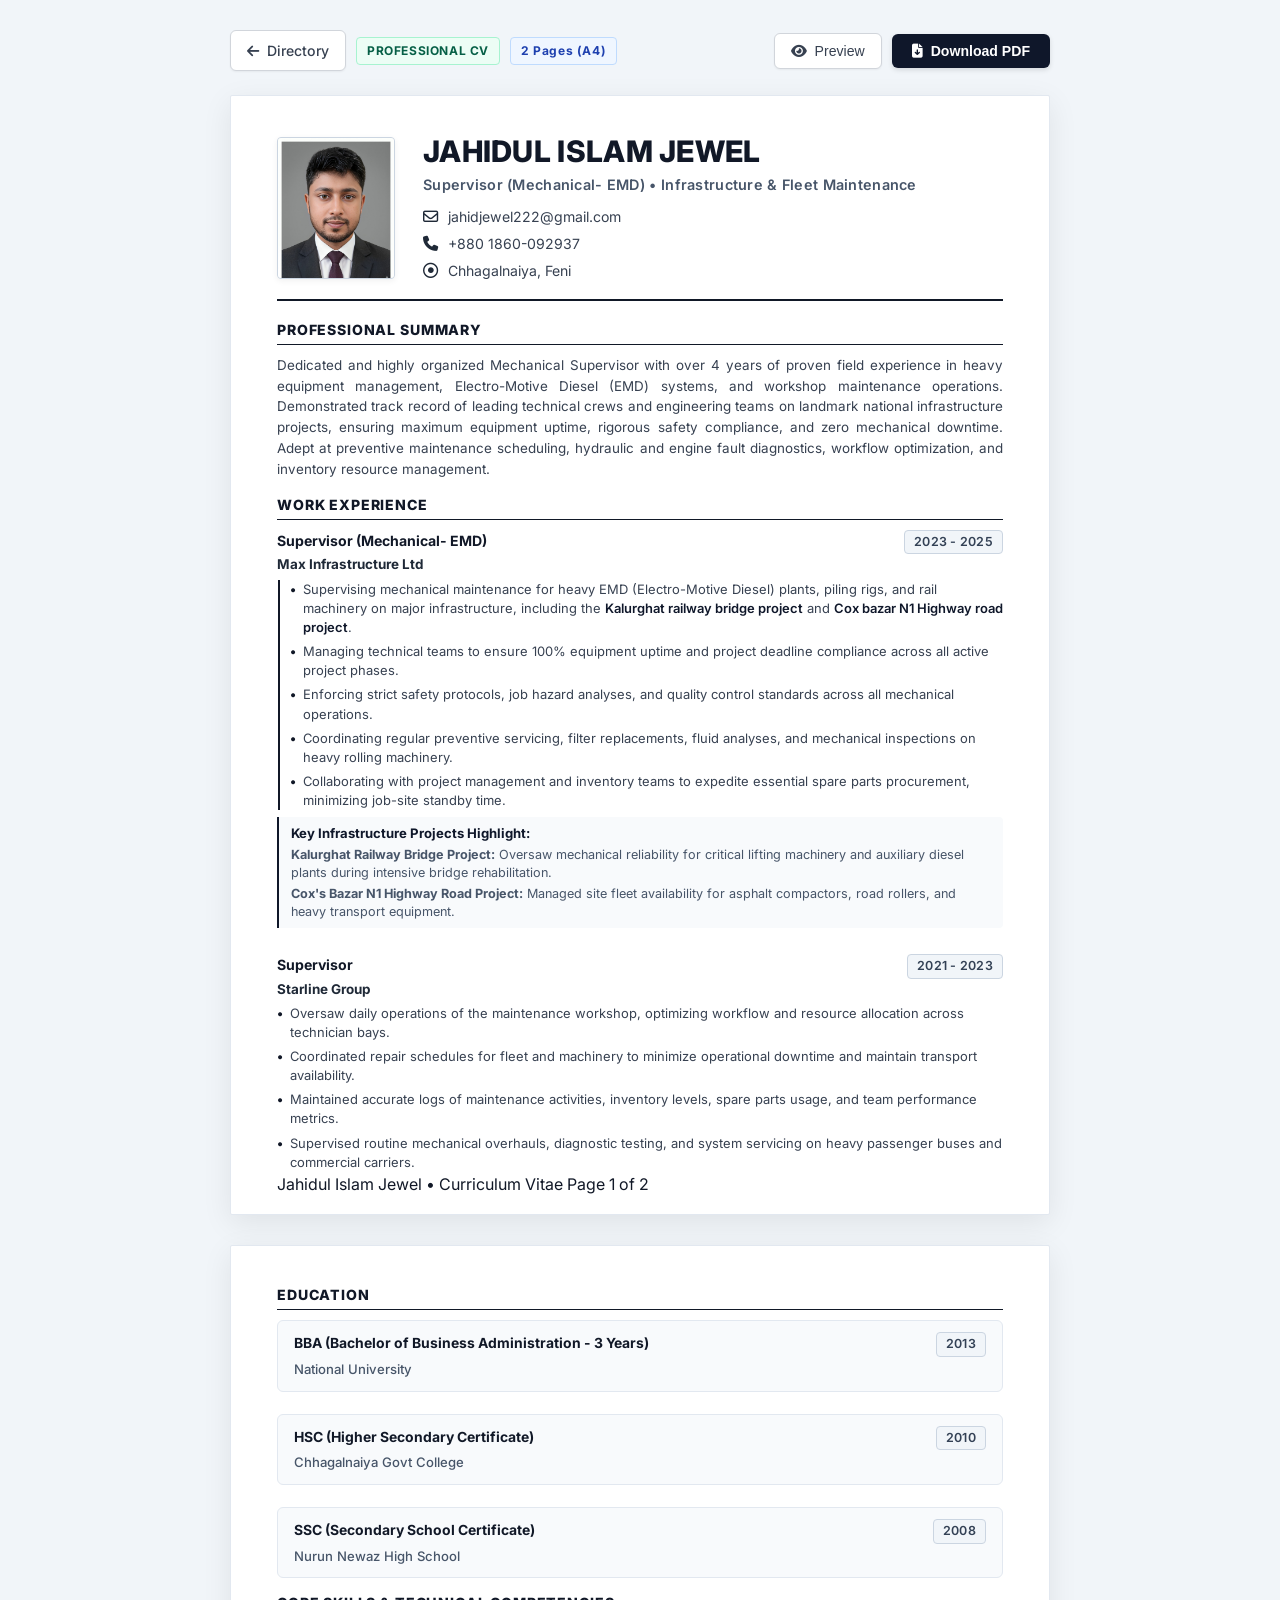
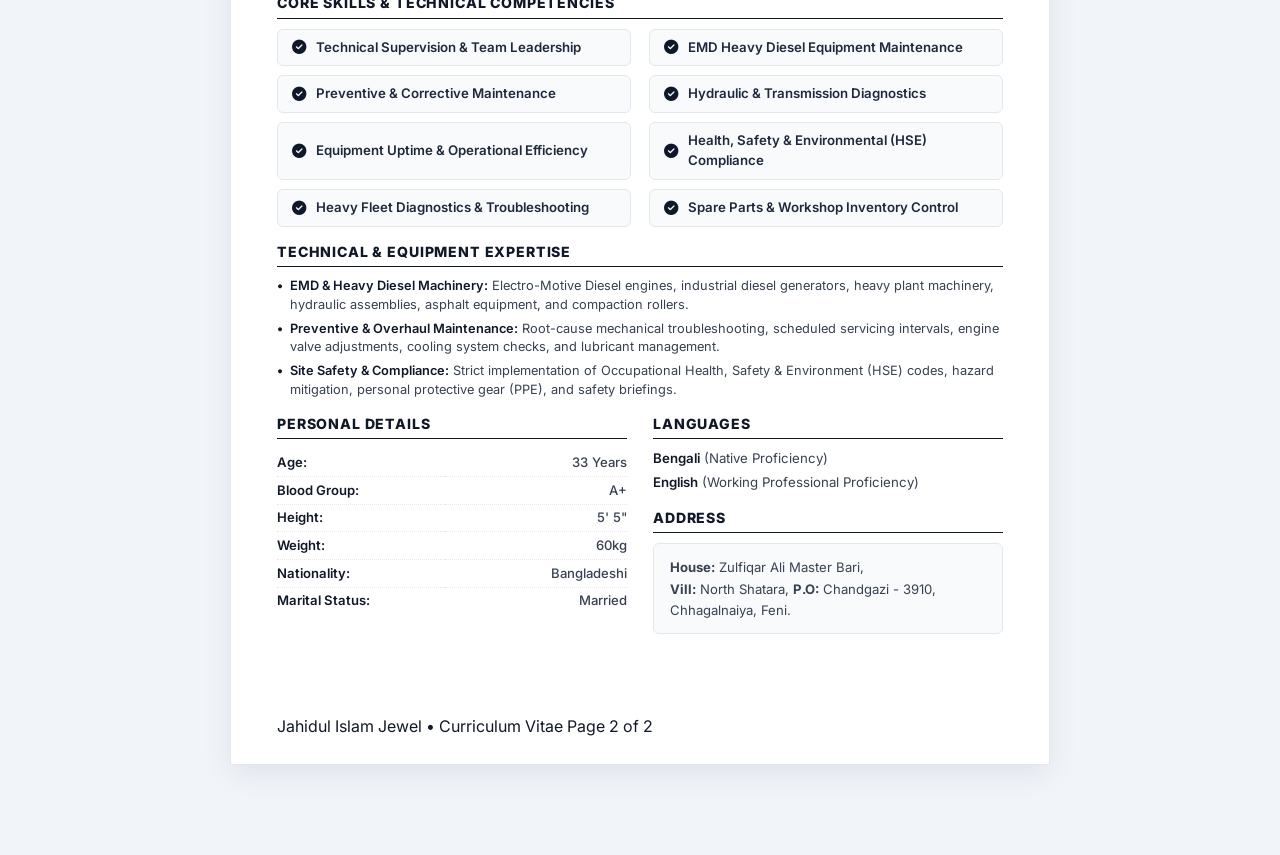
<file: candidates/Jahidul-Islam-Jewel/index.html>
<!DOCTYPE html>
<html lang="en">
<head>
    <meta charset="UTF-8">
    <meta name="viewport" content="width=device-width, initial-scale=1.0">
    <title>Jahidul Islam Jewel - Professional CV</title>
    <!-- Google Font: Inter -->
    <link rel="preconnect" href="https://fonts.googleapis.com">
    <link rel="preconnect" href="https://fonts.gstatic.com" crossorigin>
    <link href="https://fonts.googleapis.com/css2?family=Inter:wght@400;500;600;700;800&display=swap" rel="stylesheet">
    <!-- Font Awesome Icons -->
    <link rel="stylesheet" href="https://cdnjs.cloudflare.com/ajax/libs/font-awesome/6.4.0/css/all.min.css">
    <!-- Custom Stylesheet -->
    <link rel="stylesheet" href="assets/style.css">
</head>
<body>

    <!-- Screen Action Bar (Hidden when printing) -->
    <header class="print-action">
        <div class="action-left">
            <a href="../../index.html" class="nav-btn">
                <i class="fa-solid fa-arrow-left"></i>
                <span>Directory</span>
            </a>
            <span class="doc-type-badge">Professional CV</span>
            <span class="page-indicator-badge">2 Pages (A4)</span>
        </div>
        <div class="action-right">
            <button class="nav-btn preview-btn" onclick="previewCv()" title="View full print preview">
                <i class="fa-solid fa-eye"></i>
                <span>Preview</span>
            </button>
            <button class="print-btn download-btn" onclick="downloadPdf()" title="Download as PDF or Print">
                <i class="fa-solid fa-file-arrow-down"></i>
                <span>Download PDF</span>
            </button>
        </div>
    </header>

    <!-- ====================================================================
         PAGE 1: Profile, Executive Summary & Complete Work Experience
         ==================================================================== -->
    <div class="a4-page">
        <!-- Top Header: Photo, Name & Contact Info -->
        <header class="cv-header">
            <div class="header-content">
                <div class="photo-wrapper">
                    <img src="assets/photo.jpg" alt="Jahidul Islam Jewel" class="profile-photo">
                </div>
                <div class="header-info">
                    <h1 class="candidate-name">JAHIDUL ISLAM JEWEL</h1>
                    <div class="candidate-subtitle">Supervisor (Mechanical- EMD) • Infrastructure & Fleet Maintenance</div>
                    <div class="contact-list">
                        <div class="contact-item">
                            <i class="fa-regular fa-envelope"></i>
                            <a href="mailto:jahidjewel222@gmail.com">jahidjewel222@gmail.com</a>
                        </div>
                        <div class="contact-item">
                            <i class="fa-solid fa-phone"></i>
                            <a href="tel:+8801860092937">+880 1860-092937</a>
                        </div>
                        <div class="contact-item">
                            <i class="fa-regular fa-circle-dot"></i>
                            <span>Chhagalnaiya, Feni</span>
                        </div>
                    </div>
                </div>
            </div>
            <div class="header-divider"></div>
        </header>

        <!-- Page 1 Content Body -->
        <main class="cv-body-single">
            <!-- 1. Professional Summary -->
            <section class="section-block">
                <h2 class="section-heading">PROFESSIONAL SUMMARY</h2>
                <p class="summary-paragraph">
                    Dedicated and highly organized Mechanical Supervisor with over 4 years of proven field experience in heavy equipment management, Electro-Motive Diesel (EMD) systems, and workshop maintenance operations. Demonstrated track record of leading technical crews and engineering teams on landmark national infrastructure projects, ensuring maximum equipment uptime, rigorous safety compliance, and zero mechanical downtime. Adept at preventive maintenance scheduling, hydraulic and engine fault diagnostics, workflow optimization, and inventory resource management.
                </p>
            </section>

            <!-- 2. Work Experience (Unified Reverse-Chronological Order) -->
            <section class="section-block">
                <h2 class="section-heading">WORK EXPERIENCE</h2>
                <div class="experience-group">
                    <!-- Current / Most Recent Role: Max Infrastructure Ltd -->
                    <div class="experience-entry">
                        <div class="entry-head">
                            <span class="entry-title">Supervisor (Mechanical- EMD)</span>
                            <span class="entry-period-badge">2023 - 2025</span>
                        </div>
                        <span class="entry-company">Max Infrastructure Ltd</span>
                        <ul class="bullet-list with-left-line">
                            <li>Supervising mechanical maintenance for heavy EMD (Electro-Motive Diesel) plants, piling rigs, and rail machinery on major infrastructure, including the <strong>Kalurghat railway bridge project</strong> and <strong>Cox bazar N1 Highway road project</strong>.</li>
                            <li>Managing technical teams to ensure 100% equipment uptime and project deadline compliance across all active project phases.</li>
                            <li>Enforcing strict safety protocols, job hazard analyses, and quality control standards across all mechanical operations.</li>
                            <li>Coordinating regular preventive servicing, filter replacements, fluid analyses, and mechanical inspections on heavy rolling machinery.</li>
                            <li>Collaborating with project management and inventory teams to expedite essential spare parts procurement, minimizing job-site standby time.</li>
                        </ul>

                        <!-- Key Project Highlights -->
                        <div class="project-highlight-box">
                            <h5>Key Infrastructure Projects Highlight:</h5>
                            <p><strong>Kalurghat Railway Bridge Project:</strong> Oversaw mechanical reliability for critical lifting machinery and auxiliary diesel plants during intensive bridge rehabilitation.</p>
                            <p style="margin-top: 3px;"><strong>Cox's Bazar N1 Highway Road Project:</strong> Managed site fleet availability for asphalt compactors, road rollers, and heavy transport equipment.</p>
                        </div>
                    </div>

                    <!-- Previous Role: Starline Group -->
                    <div class="experience-entry" style="margin-top: 12px;">
                        <div class="entry-head">
                            <span class="entry-title">Supervisor</span>
                            <span class="entry-period-badge">2021 - 2023</span>
                        </div>
                        <span class="entry-company">Starline Group</span>
                        <ul class="bullet-list">
                            <li>Oversaw daily operations of the maintenance workshop, optimizing workflow and resource allocation across technician bays.</li>
                            <li>Coordinated repair schedules for fleet and machinery to minimize operational downtime and maintain transport availability.</li>
                            <li>Maintained accurate logs of maintenance activities, inventory levels, spare parts usage, and team performance metrics.</li>
                            <li>Supervised routine mechanical overhauls, diagnostic testing, and system servicing on heavy passenger buses and commercial carriers.</li>
                        </ul>
                    </div>
                </div>
            </section>
        </main>

        <!-- Page 1 Footer -->
        <footer class="page-footer">
            <span class="footer-left">Jahidul Islam Jewel • Curriculum Vitae</span>
            <span class="footer-right">Page 1 of 2</span>
        </footer>
    </div>

    <!-- ====================================================================
         PAGE 2: Education, Skills, Technical Expertise & Personal Details
         ==================================================================== -->
    <div class="a4-page page-break-marker">
        <!-- Page 2 Content Body -->
        <main class="cv-body-single">
            <!-- 3. Education -->
            <section class="section-block">
                <h2 class="section-heading">EDUCATION</h2>
                <div class="education-group">
                    <div class="edu-card">
                        <div class="edu-card-head">
                            <span class="edu-card-title">BBA (Bachelor of Business Administration - 3 Years)</span>
                            <span class="entry-period-badge">2013</span>
                        </div>
                        <div class="edu-card-inst">National University</div>
                    </div>
                    <div class="edu-card">
                        <div class="edu-card-head">
                            <span class="edu-card-title">HSC (Higher Secondary Certificate)</span>
                            <span class="entry-period-badge">2010</span>
                        </div>
                        <div class="edu-card-inst">Chhagalnaiya Govt College</div>
                    </div>
                    <div class="edu-card">
                        <div class="edu-card-head">
                            <span class="edu-card-title">SSC (Secondary School Certificate)</span>
                            <span class="entry-period-badge">2008</span>
                        </div>
                        <div class="edu-card-inst">Nurun Newaz High School</div>
                    </div>
                </div>
            </section>

            <!-- 4. Core Skills & Technical Competencies -->
            <section class="section-block">
                <h2 class="section-heading">CORE SKILLS & TECHNICAL COMPETENCIES</h2>
                <div class="skill-card-grid">
                    <div class="skill-card">
                        <i class="fa-solid fa-circle-check"></i>
                        <span>Technical Supervision & Team Leadership</span>
                    </div>
                    <div class="skill-card">
                        <i class="fa-solid fa-circle-check"></i>
                        <span>EMD Heavy Diesel Equipment Maintenance</span>
                    </div>
                    <div class="skill-card">
                        <i class="fa-solid fa-circle-check"></i>
                        <span>Preventive & Corrective Maintenance</span>
                    </div>
                    <div class="skill-card">
                        <i class="fa-solid fa-circle-check"></i>
                        <span>Hydraulic & Transmission Diagnostics</span>
                    </div>
                    <div class="skill-card">
                        <i class="fa-solid fa-circle-check"></i>
                        <span>Equipment Uptime & Operational Efficiency</span>
                    </div>
                    <div class="skill-card">
                        <i class="fa-solid fa-circle-check"></i>
                        <span>Health, Safety & Environmental (HSE) Compliance</span>
                    </div>
                    <div class="skill-card">
                        <i class="fa-solid fa-circle-check"></i>
                        <span>Heavy Fleet Diagnostics & Troubleshooting</span>
                    </div>
                    <div class="skill-card">
                        <i class="fa-solid fa-circle-check"></i>
                        <span>Spare Parts & Workshop Inventory Control</span>
                    </div>
                </div>
            </section>

            <!-- 5. Technical & Equipment Expertise -->
            <section class="section-block">
                <h2 class="section-heading">TECHNICAL & EQUIPMENT EXPERTISE</h2>
                <ul class="tech-expertise-list">
                    <li><strong>EMD & Heavy Diesel Machinery:</strong> Electro-Motive Diesel engines, industrial diesel generators, heavy plant machinery, hydraulic assemblies, asphalt equipment, and compaction rollers.</li>
                    <li><strong>Preventive & Overhaul Maintenance:</strong> Root-cause mechanical troubleshooting, scheduled servicing intervals, engine valve adjustments, cooling system checks, and lubricant management.</li>
                    <li><strong>Site Safety & Compliance:</strong> Strict implementation of Occupational Health, Safety & Environment (HSE) codes, hazard mitigation, personal protective gear (PPE), and safety briefings.</li>
                </ul>
            </section>

            <!-- 6. Personal Profile & Contact Details (Two-Column Grid) -->
            <div class="two-col-section">
                <!-- Left: Personal Details -->
                <section class="section-block">
                    <h2 class="section-heading">PERSONAL DETAILS</h2>
                    <table class="details-table single-col">
                        <tbody>
                            <tr>
                                <td class="dt-label">Age:</td>
                                <td class="dt-value">33 Years</td>
                            </tr>
                            <tr>
                                <td class="dt-label">Blood Group:</td>
                                <td class="dt-value">A+</td>
                            </tr>
                            <tr>
                                <td class="dt-label">Height:</td>
                                <td class="dt-value">5' 5"</td>
                            </tr>
                            <tr>
                                <td class="dt-label">Weight:</td>
                                <td class="dt-value">60kg</td>
                            </tr>
                            <tr>
                                <td class="dt-label">Nationality:</td>
                                <td class="dt-value">Bangladeshi</td>
                            </tr>
                            <tr>
                                <td class="dt-label">Marital Status:</td>
                                <td class="dt-value">Married</td>
                            </tr>
                        </tbody>
                    </table>
                </section>

                <!-- Right: Languages & Permanent Address -->
                <div style="display: flex; flex-direction: column; gap: 14px;">
                    <section class="section-block">
                        <h2 class="section-heading">LANGUAGES</h2>
                        <ul class="language-list">
                            <li><strong>Bengali</strong> (Native Proficiency)</li>
                            <li><strong>English</strong> (Working Professional Proficiency)</li>
                        </ul>
                    </section>

                    <section class="section-block">
                        <h2 class="section-heading">ADDRESS</h2>
                        <div class="address-card">
                            <p><strong>House:</strong> Zulfiqar Ali Master Bari,</p>
                            <p><strong>Vill:</strong> North Shatara, <strong>P.O:</strong> Chandgazi - 3910,</p>
                            <p>Chhagalnaiya, Feni.</p>
                        </div>
                    </section>
                </div>
            </div>
        </main>

        <!-- Page 2 Footer -->
        <footer class="page-footer">
            <span class="footer-left">Jahidul Islam Jewel • Curriculum Vitae</span>
            <span class="footer-right">Page 2 of 2</span>
        </footer>
    </div>

    <!-- Scripts for Preview & PDF Download -->
    <script>
        function downloadPdf() {
            window.print();
        }
        function previewCv() {
            window.print();
        }
    </script>
</body>
</html>
</file>
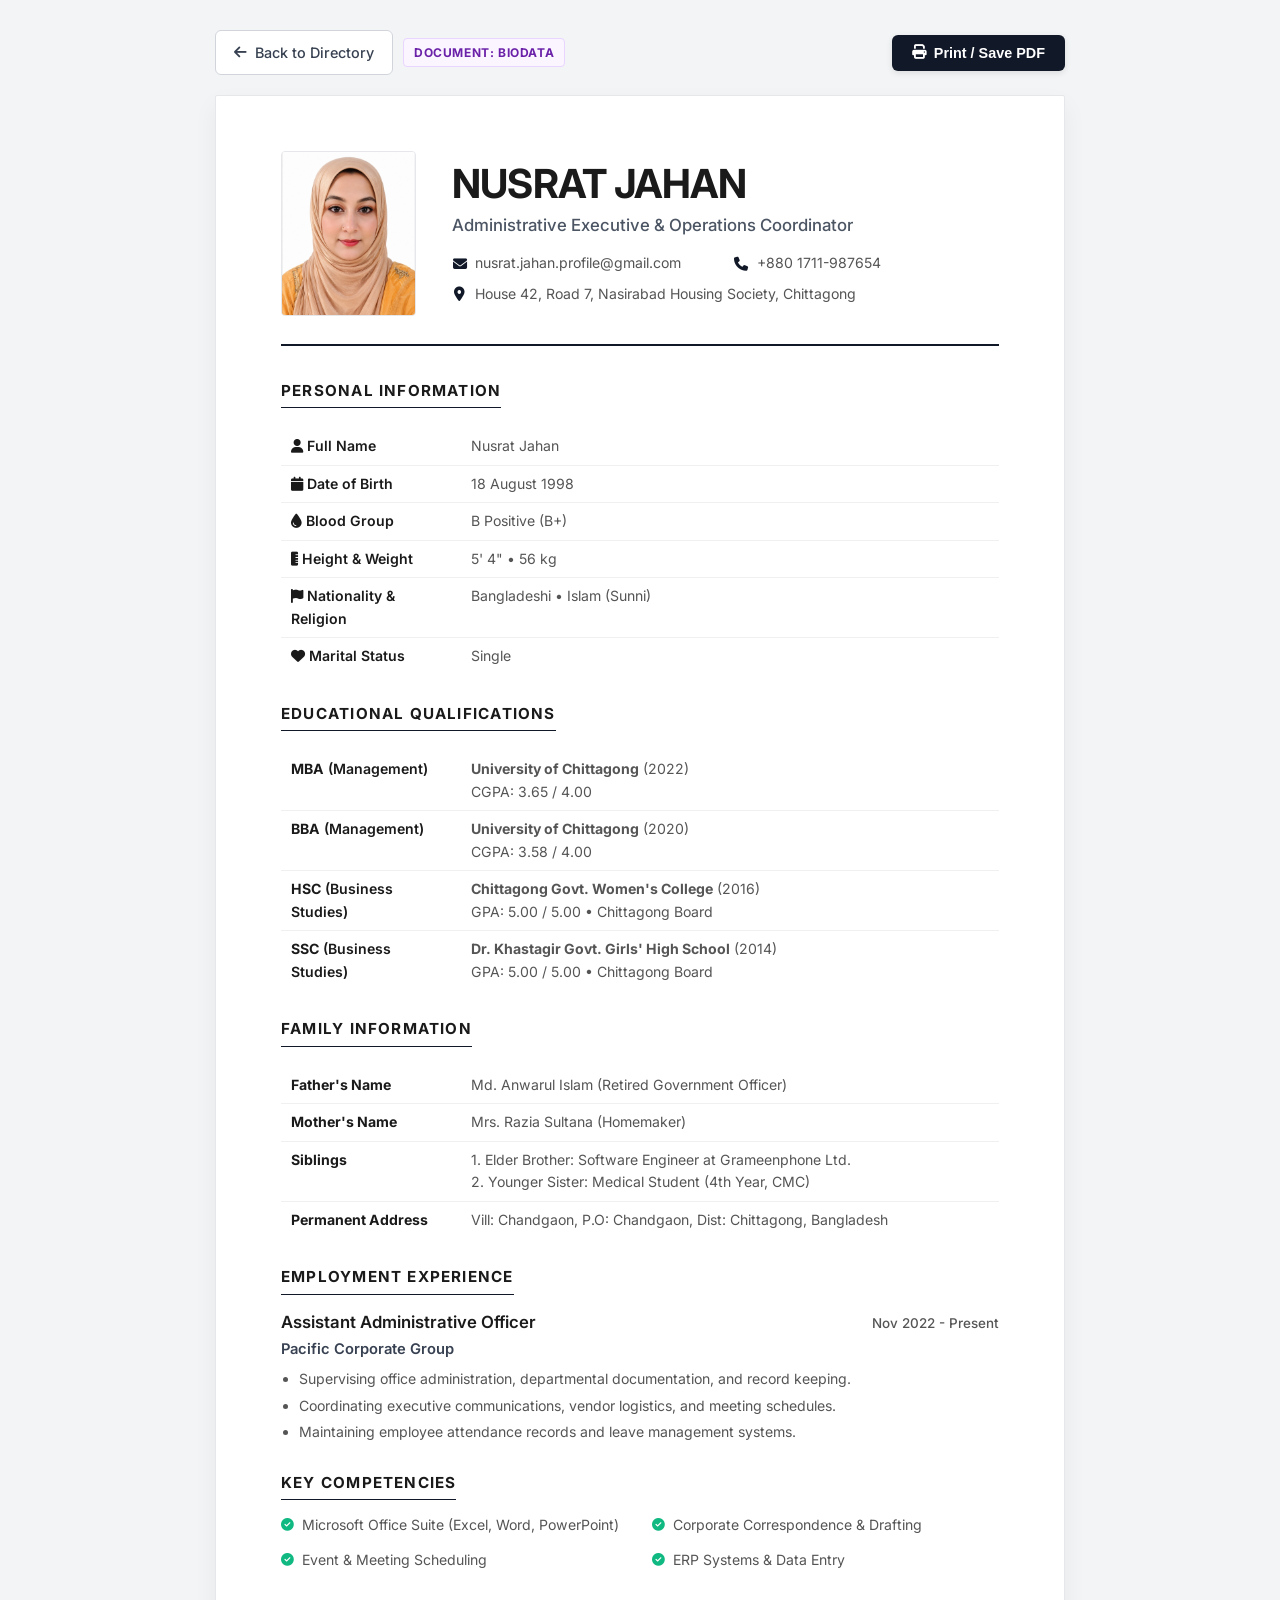
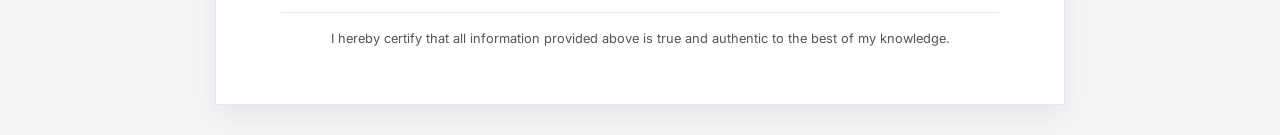
<file: candidates/Nusrat-Jahan/index.html>
<!DOCTYPE html>
<html lang="en">

<head>
    <meta charset="UTF-8">
    <meta name="viewport" content="width=device-width, initial-scale=1.0">
    <title>Biodata - Nusrat Jahan</title>
    <!-- Google Fonts -->
    <link rel="preconnect" href="https://fonts.googleapis.com">
    <link rel="preconnect" href="https://fonts.gstatic.com" crossorigin>
    <link href="https://fonts.googleapis.com/css2?family=Inter:wght@400;500;600;700&display=swap" rel="stylesheet">
    <!-- Font Awesome -->
    <link rel="stylesheet" href="https://cdnjs.cloudflare.com/ajax/libs/font-awesome/6.4.0/css/all.min.css">
    <link rel="stylesheet" href="assets/style.css">
</head>

<body>
    <!-- Top Action Bar (Screen Only - Hidden in Print) -->
    <div class="print-action">
        <div class="action-left">
            <a href="../../index.html" class="nav-btn">
                <i class="fas fa-arrow-left"></i> Back to Directory
            </a>
            <span class="doc-type-badge badge-biodata">Document: Biodata</span>
        </div>
        <div class="action-right">
            <button id="printBtn" class="print-btn" onclick="window.print()">
                <i class="fas fa-print"></i> Print / Save PDF
            </button>
        </div>
    </div>

    <!-- Printable Document Container -->
    <div class="cv-container">
        <header class="cv-header">
            <div class="header-content">
                <div class="photo-section">
                    <img src="assets/photo.jpg" alt="Nusrat Jahan" class="profile-photo">
                </div>
                <div class="name-section">
                    <h1>NUSRAT JAHAN</h1>
                    <div class="candidate-title">Administrative Executive & Operations Coordinator</div>
                    <div class="contact-grid">
                        <div class="contact-item">
                            <i class="fas fa-envelope"></i>
                            <span>nusrat.jahan.profile@gmail.com</span>
                        </div>
                        <div class="contact-item">
                            <i class="fas fa-phone"></i>
                            <span>+880 1711-987654</span>
                        </div>
                        <div class="contact-item" style="grid-column: span 2;">
                            <i class="fas fa-location-dot"></i>
                            <span>House 42, Road 7, Nasirabad Housing Society, Chittagong</span>
                        </div>
                    </div>
                </div>
            </div>
        </header>

        <main class="cv-body">
            <!-- Personal Information Table -->
            <section class="cv-section">
                <h2 class="section-title">Personal Information</h2>
                <table class="info-table">
                    <tr>
                        <td class="label"><i class="fas fa-user"></i> Full Name</td>
                        <td class="value">Nusrat Jahan</td>
                    </tr>
                    <tr>
                        <td class="label"><i class="fas fa-calendar"></i> Date of Birth</td>
                        <td class="value">18 August 1998</td>
                    </tr>
                    <tr>
                        <td class="label"><i class="fas fa-tint"></i> Blood Group</td>
                        <td class="value">B Positive (B+)</td>
                    </tr>
                    <tr>
                        <td class="label"><i class="fas fa-ruler-vertical"></i> Height & Weight</td>
                        <td class="value">5' 4" • 56 kg</td>
                    </tr>
                    <tr>
                        <td class="label"><i class="fas fa-flag"></i> Nationality & Religion</td>
                        <td class="value">Bangladeshi • Islam (Sunni)</td>
                    </tr>
                    <tr>
                        <td class="label"><i class="fas fa-heart"></i> Marital Status</td>
                        <td class="value">Single</td>
                    </tr>
                </table>
            </section>

            <!-- Educational Background -->
            <section class="cv-section">
                <h2 class="section-title">Educational Qualifications</h2>
                <table class="info-table">
                    <tr>
                        <td class="label"><strong>MBA</strong> (Management)</td>
                        <td class="value">
                            <strong>University of Chittagong</strong> (2022)<br>
                            <span class="sub-text">CGPA: 3.65 / 4.00</span>
                        </td>
                    </tr>
                    <tr>
                        <td class="label"><strong>BBA</strong> (Management)</td>
                        <td class="value">
                            <strong>University of Chittagong</strong> (2020)<br>
                            <span class="sub-text">CGPA: 3.58 / 4.00</span>
                        </td>
                    </tr>
                    <tr>
                        <td class="label"><strong>HSC</strong> (Business Studies)</td>
                        <td class="value">
                            <strong>Chittagong Govt. Women's College</strong> (2016)<br>
                            <span class="sub-text">GPA: 5.00 / 5.00 • Chittagong Board</span>
                        </td>
                    </tr>
                    <tr>
                        <td class="label"><strong>SSC</strong> (Business Studies)</td>
                        <td class="value">
                            <strong>Dr. Khastagir Govt. Girls' High School</strong> (2014)<br>
                            <span class="sub-text">GPA: 5.00 / 5.00 • Chittagong Board</span>
                        </td>
                    </tr>
                </table>
            </section>

            <!-- Family Background -->
            <section class="cv-section">
                <h2 class="section-title">Family Information</h2>
                <table class="info-table">
                    <tr>
                        <td class="label"><strong>Father's Name</strong></td>
                        <td class="value">Md. Anwarul Islam (Retired Government Officer)</td>
                    </tr>
                    <tr>
                        <td class="label"><strong>Mother's Name</strong></td>
                        <td class="value">Mrs. Razia Sultana (Homemaker)</td>
                    </tr>
                    <tr>
                        <td class="label"><strong>Siblings</strong></td>
                        <td class="value">
                            1. Elder Brother: Software Engineer at Grameenphone Ltd.<br>
                            2. Younger Sister: Medical Student (4th Year, CMC)
                        </td>
                    </tr>
                    <tr>
                        <td class="label"><strong>Permanent Address</strong></td>
                        <td class="value">Vill: Chandgaon, P.O: Chandgaon, Dist: Chittagong, Bangladesh</td>
                    </tr>
                </table>
            </section>

            <!-- Employment Experience -->
            <section class="cv-section">
                <h2 class="section-title">Employment Experience</h2>
                <div class="experience-item">
                    <div class="item-header">
                        <h3>Assistant Administrative Officer</h3>
                        <span class="date">Nov 2022 - Present</span>
                    </div>
                    <p class="company">Pacific Corporate Group</p>
                    <ul class="bullets">
                        <li>Supervising office administration, departmental documentation, and record keeping.</li>
                        <li>Coordinating executive communications, vendor logistics, and meeting schedules.</li>
                        <li>Maintaining employee attendance records and leave management systems.</li>
                    </ul>
                </div>
            </section>

            <!-- Skills & Competencies -->
            <section class="cv-section">
                <h2 class="section-title">Key Competencies</h2>
                <ul class="simple-list skills-list">
                    <li><i class="fas fa-check-circle"></i> Microsoft Office Suite (Excel, Word, PowerPoint)</li>
                    <li><i class="fas fa-check-circle"></i> Corporate Correspondence & Drafting</li>
                    <li><i class="fas fa-check-circle"></i> Event & Meeting Scheduling</li>
                    <li><i class="fas fa-check-circle"></i> ERP Systems & Data Entry</li>
                </ul>
            </section>
        </main>

        <footer class="cv-footer">
            <p>I hereby certify that all information provided above is true and authentic to the best of my knowledge.</p>
        </footer>
    </div>
</body>

</html>
</file>
<file: candidates/Abul-Hossan-Rayhan-2/assets/style.css>
:root {
    --bg-color: #ffffff;
    --text-main: #1a1a1a;
    --text-muted: #555555;
    --accent: #111827;
    --accent-light: #f3f4f6;
    --border-color: #e5e7eb;
    --font-family: 'Inter', -apple-system, BlinkMacSystemFont, "Segoe UI", Roboto, sans-serif;
    --section-gap: 26px;
    --primary-color: #2563eb;
}

* {
    margin: 0;
    padding: 0;
    box-sizing: border-box;
}

body {
    background-color: #f3f4f6;
    font-family: var(--font-family);
    color: var(--text-main);
    line-height: 1.6;
    display: flex;
    flex-direction: column;
    align-items: center;
    padding: 30px 16px;
    text-align: left;
    min-height: 100vh;
}

/* Action Bar Styling (Screen Only) */
.print-action {
    margin-bottom: 20px;
    width: 100%;
    max-width: 850px;
    display: flex;
    justify-content: space-between;
    align-items: center;
    gap: 12px;
}

.action-left {
    display: flex;
    align-items: center;
    gap: 10px;
}

.action-right {
    display: flex;
    align-items: center;
    gap: 10px;
}

.nav-btn {
    display: inline-flex;
    align-items: center;
    gap: 8px;
    padding: 10px 18px;
    background: #ffffff;
    color: #374151;
    border: 1px solid #d1d5db;
    border-radius: 6px;
    font-size: 0.9rem;
    font-weight: 500;
    text-decoration: none;
    cursor: pointer;
    transition: all 0.2s ease;
}

.nav-btn:hover {
    background: #f9fafb;
    border-color: #9ca3af;
    color: #111827;
}

.doc-type-badge {
    display: inline-block;
    padding: 4px 10px;
    font-size: 0.75rem;
    font-weight: 700;
    letter-spacing: 0.05em;
    text-transform: uppercase;
    border-radius: 4px;
    background: #e0e7ff;
    color: #3730a3;
}

.badge-cv {
    background: #ecfdf5;
    color: #065f46;
    border: 1px solid #a7f3d0;
}

.badge-resume {
    background: #eff6ff;
    color: #1e40af;
    border: 1px solid #bfdbfe;
}

.badge-biodata {
    background: #faf5ff;
    color: #6b21a8;
    border: 1px solid #e9d5ff;
}

.print-btn {
    background: #111827;
    color: #ffffff;
    border: none;
    padding: 10px 20px;
    font-size: 0.9rem;
    font-weight: 600;
    border-radius: 6px;
    cursor: pointer;
    transition: all 0.2s ease;
    display: inline-flex;
    align-items: center;
    gap: 8px;
    box-shadow: 0 2px 6px rgba(0, 0, 0, 0.1);
}

.print-btn:hover {
    background: #000000;
    transform: translateY(-1px);
    box-shadow: 0 4px 10px rgba(0, 0, 0, 0.15);
}

/* Document Container */
.cv-container {
    background-color: var(--bg-color);
    width: 100%;
    max-width: 850px;
    min-height: 1100px;
    padding: 55px 65px;
    box-shadow: 0 10px 25px rgba(0, 0, 0, 0.05);
    border: 1px solid var(--border-color);
    border-radius: 2px;
}

/* Header */
.cv-header {
    border-bottom: 2px solid var(--accent);
    padding-bottom: 20px;
    margin-bottom: 24px;
}

.header-content {
    display: flex;
    align-items: center;
    justify-content: flex-start;
    gap: 28px;
    text-align: left;
}

.photo-section {
    width: 120px;
    height: 150px;
    border: 1px solid var(--border-color);
    background: #f9fafb;
    overflow: hidden;
    flex-shrink: 0;
    border-radius: 4px;
}

.profile-photo {
    width: 100%;
    height: 100%;
    object-fit: cover;
    object-position: center 25%;
    display: block;
}

.name-section {
    flex-grow: 1;
    text-align: left;
}

.name-section h1 {
    font-size: 2.2rem;
    font-weight: 700;
    letter-spacing: -0.02em;
    line-height: 1.15;
    margin-bottom: 4px;
    color: var(--text-main);
    text-align: left;
}

.candidate-title {
    font-size: 1.05rem;
    color: #4b5563;
    font-weight: 500;
    margin-bottom: 12px;
    text-align: left;
}

.contact-grid {
    display: flex;
    flex-wrap: wrap;
    align-items: center;
    gap: 8px 20px;
    text-align: left;
}

.contact-item {
    display: inline-flex;
    align-items: center;
    gap: 8px;
    font-size: 0.88rem;
    color: var(--text-muted);
    text-align: left;
}

.contact-item i {
    width: 15px;
    color: var(--accent);
    text-align: center;
}

/* Main Layout */
.cv-body {
    display: block;
}

.section-title {
    font-size: 0.95rem;
    text-transform: uppercase;
    letter-spacing: 0.08em;
    font-weight: 700;
    margin-bottom: 14px;
    padding-bottom: 4px;
    border-bottom: 1.5px solid var(--accent);
    display: inline-block;
    color: var(--text-main);
}

.cv-section {
    margin-bottom: var(--section-gap);
}

/* Content Items */
.experience-item, .education-item {
    margin-bottom: 18px;
}

.item-header {
    display: flex;
    justify-content: space-between;
    align-items: baseline;
    margin-bottom: 3px;
}

.item-header h3 {
    font-size: 1.05rem;
    font-weight: 600;
    color: var(--text-main);
}

.date {
    font-size: 0.84rem;
    color: var(--text-muted);
    font-weight: 500;
}

.company, .institution {
    font-weight: 600;
    font-size: 0.92rem;
    margin-bottom: 6px;
    color: #374151;
}

.bullets {
    padding-left: 18px;
    font-size: 0.88rem;
    color: var(--text-muted);
}

.bullets li {
    margin-bottom: 4px;
}

.summary-text {
    font-size: 0.92rem;
    color: var(--text-muted);
    line-height: 1.6;
}

/* Biodata / Detail Tables */
.info-table {
    width: 100%;
    border-collapse: collapse;
    font-size: 0.88rem;
    margin-top: 6px;
}

.info-table td {
    padding: 7px 10px;
    border-bottom: 1px solid #f0f0f0;
    vertical-align: top;
}

.info-table tr:last-child td {
    border-bottom: none;
}

.info-table .label {
    font-weight: 600;
    width: 180px;
    color: var(--text-main);
}

.info-table .value {
    color: var(--text-muted);
}

/* Grid Lists (Skills & Details) */
.skills-list {
    display: grid;
    grid-template-columns: repeat(2, 1fr);
    gap: 8px 24px;
}

.simple-list {
    list-style: none;
    font-size: 0.88rem;
    color: var(--text-muted);
}

.simple-list li {
    margin-bottom: 5px;
    display: flex;
    align-items: center;
    gap: 8px;
}

.simple-list li i {
    color: #10b981;
    font-size: 0.8rem;
}

.tag-cloud {
    display: flex;
    flex-wrap: wrap;
    gap: 6px;
    margin-top: 4px;
}

.tag {
    background: #f3f4f6;
    color: #374151;
    padding: 3px 9px;
    border-radius: 4px;
    font-size: 0.82rem;
    font-weight: 500;
}

.details-list {
    list-style: none;
    font-size: 0.88rem;
    color: var(--text-muted);
}

.details-list li {
    margin-bottom: 8px;
    display: flex;
    justify-content: flex-start;
    gap: 20px;
}

.details-list li strong {
    color: var(--text-main);
    min-width: 150px;
}

/* Footer */
.cv-footer {
    margin-top: 35px;
    padding-top: 16px;
    border-top: 1px solid var(--border-color);
    text-align: center;
    font-size: 0.8rem;
    color: var(--text-muted);
}

/* Print Rules - Standard A4 */
@page {
    size: A4 portrait;
    margin: 10mm 14mm;
}

@media print {
    :root {
        -webkit-print-color-adjust: exact;
        print-color-adjust: exact;
        --section-gap: 8px;
    }

    body {
        padding: 0 !important;
        margin: 0 !important;
        background: #ffffff !important;
        font-size: 9.3pt !important;
        line-height: 1.35 !important;
        color: #111827 !important;
    }

    .print-action {
        display: none !important;
    }

    .cv-container {
        box-shadow: none !important;
        border: none !important;
        padding: 0 !important;
        width: 100% !important;
        max-width: 100% !important;
        min-height: auto !important;
        margin: 0 !important;
    }

    .cv-header {
        margin-top: 0 !important;
        margin-bottom: 11px !important;
        padding-bottom: 10px !important;
        border-bottom: 2px solid #111827 !important;
    }

    .header-content {
        display: flex !important;
        flex-direction: row !important;
        align-items: center !important;
        justify-content: flex-start !important;
        text-align: left !important;
        gap: 20px !important;
    }

    .photo-section {
        width: 90px !important;
        height: 112px !important;
        border: 1px solid #9ca3af !important;
        border-radius: 3px !important;
    }

    .profile-photo {
        width: 100% !important;
        height: 100% !important;
        object-fit: cover !important;
        object-position: center 25% !important;
    }

    .name-section {
        flex-grow: 1 !important;
        text-align: left !important;
    }

    .name-section h1 {
        font-size: 1.75rem !important;
        margin-bottom: 2px !important;
        color: #111827 !important;
        text-align: left !important;
        line-height: 1.15 !important;
    }

    .candidate-title {
        font-size: 0.92rem !important;
        margin-bottom: 7px !important;
        color: #4b5563 !important;
        text-align: left !important;
    }

    .contact-grid {
        display: flex !important;
        flex-direction: row !important;
        flex-wrap: wrap !important;
        align-items: center !important;
        justify-content: flex-start !important;
        gap: 4px 16px !important;
        text-align: left !important;
    }

    .contact-item {
        display: inline-flex !important;
        align-items: center !important;
        font-size: 8.5pt !important;
        color: #4b5563 !important;
        text-align: left !important;
    }

    .contact-item i {
        color: #111827 !important;
        margin-right: 4px !important;
    }

    .cv-body {
        display: block !important;
    }

    .cv-section {
        margin-bottom: 9px !important;
        page-break-inside: avoid !important;
        break-inside: avoid !important;
    }

    .section-title {
        border-bottom: 1.5px solid #111827 !important;
        margin-bottom: 5px !important;
        font-size: 0.88rem !important;
        padding-bottom: 2px !important;
        font-weight: 700 !important;
        letter-spacing: 0.05em !important;
        color: #111827 !important;
    }

    .info-table {
        margin-top: 2px !important;
        width: 100% !important;
        border-collapse: collapse !important;
    }

    .info-table tr {
        page-break-inside: avoid !important;
        break-inside: avoid !important;
    }

    .info-table td {
        padding: 4px 8px !important;
        font-size: 9pt !important;
        border-bottom: 1px solid #e5e7eb !important;
        color: #374151 !important;
    }

    .info-table .label {
        width: 175px !important;
        font-weight: 600 !important;
        color: #111827 !important;
    }

    .info-table .value {
        color: #374151 !important;
    }

    .sub-text {
        font-size: 8.3pt !important;
        color: #4b5563 !important;
    }
}

/* Mobile Responsiveness (Screen only) */
@media screen and (max-width: 768px) {
    body {
        padding: 16px 8px;
    }

    .cv-container {
        padding: 25px 20px;
    }

    .header-content {
        flex-direction: column;
        align-items: center;
        text-align: center;
        gap: 16px;
    }

    .name-section h1 {
        font-size: 2rem;
    }

    .contact-grid {
        justify-content: center;
    }

    .details-list li {
        flex-direction: column;
        gap: 2px;
    }

    .item-header {
        flex-direction: column;
        align-items: flex-start;
        gap: 2px;
    }
}
</file>
<file: candidates/Farhana-Akter/assets/style.css>
:root {
    --bg-color: #ffffff;
    --text-main: #1a1a1a;
    --text-muted: #555555;
    --accent: #111827;
    --accent-light: #f3f4f6;
    --border-color: #e5e7eb;
    --font-family: 'Inter', -apple-system, BlinkMacSystemFont, "Segoe UI", Roboto, sans-serif;
    --section-gap: 26px;
    --primary-color: #2563eb;
}

* {
    margin: 0;
    padding: 0;
    box-sizing: border-box;
}

body {
    background-color: #f3f4f6;
    font-family: var(--font-family);
    color: var(--text-main);
    line-height: 1.6;
    display: flex;
    flex-direction: column;
    align-items: center;
    padding: 30px 16px;
    text-align: left;
    min-height: 100vh;
}

/* Action Bar Styling (Screen Only) */
.print-action {
    margin-bottom: 20px;
    width: 100%;
    max-width: 850px;
    display: flex;
    justify-content: space-between;
    align-items: center;
    gap: 12px;
}

.action-left {
    display: flex;
    align-items: center;
    gap: 10px;
}

.action-right {
    display: flex;
    align-items: center;
    gap: 10px;
}

.nav-btn {
    display: inline-flex;
    align-items: center;
    gap: 8px;
    padding: 10px 18px;
    background: #ffffff;
    color: #374151;
    border: 1px solid #d1d5db;
    border-radius: 6px;
    font-size: 0.9rem;
    font-weight: 500;
    text-decoration: none;
    cursor: pointer;
    transition: all 0.2s ease;
}

.nav-btn:hover {
    background: #f9fafb;
    border-color: #9ca3af;
    color: #111827;
}

.doc-type-badge {
    display: inline-block;
    padding: 4px 10px;
    font-size: 0.75rem;
    font-weight: 700;
    letter-spacing: 0.05em;
    text-transform: uppercase;
    border-radius: 4px;
    background: #e0e7ff;
    color: #3730a3;
}

.badge-cv {
    background: #ecfdf5;
    color: #065f46;
    border: 1px solid #a7f3d0;
}

.badge-resume {
    background: #eff6ff;
    color: #1e40af;
    border: 1px solid #bfdbfe;
}

.badge-biodata {
    background: #faf5ff;
    color: #6b21a8;
    border: 1px solid #e9d5ff;
}

.print-btn {
    background: #111827;
    color: #ffffff;
    border: none;
    padding: 10px 20px;
    font-size: 0.9rem;
    font-weight: 600;
    border-radius: 6px;
    cursor: pointer;
    transition: all 0.2s ease;
    display: inline-flex;
    align-items: center;
    gap: 8px;
    box-shadow: 0 2px 6px rgba(0, 0, 0, 0.1);
}

.print-btn:hover {
    background: #000000;
    transform: translateY(-1px);
    box-shadow: 0 4px 10px rgba(0, 0, 0, 0.15);
}

/* Document Container */
.cv-container {
    background-color: var(--bg-color);
    width: 100%;
    max-width: 850px;
    min-height: 1100px;
    padding: 55px 65px;
    box-shadow: 0 10px 25px rgba(0, 0, 0, 0.05);
    border: 1px solid var(--border-color);
    border-radius: 2px;
}

/* Header */
.cv-header {
    border-bottom: 2px solid var(--accent);
    padding-bottom: 28px;
    margin-bottom: 32px;
}

.header-content {
    display: flex;
    align-items: center;
    justify-content: flex-start;
    gap: 36px;
}

.photo-section {
    width: 135px;
    height: 165px;
    border: 1px solid var(--border-color);
    background: #f9fafb;
    overflow: hidden;
    flex-shrink: 0;
    border-radius: 4px;
}

.profile-photo {
    width: 100%;
    height: 100%;
    object-fit: cover;
    display: block;
}

.name-section {
    flex-grow: 1;
}

.name-section h1 {
    font-size: 2.5rem;
    font-weight: 700;
    letter-spacing: -0.02em;
    line-height: 1.1;
    margin-bottom: 6px;
    color: var(--text-main);
}

.candidate-title {
    font-size: 1.05rem;
    color: #4b5563;
    font-weight: 500;
    margin-bottom: 14px;
}

.contact-grid {
    display: grid;
    grid-template-columns: repeat(2, 1fr);
    gap: 8px 16px;
}

.contact-item {
    display: flex;
    align-items: center;
    gap: 8px;
    font-size: 0.88rem;
    color: var(--text-muted);
}

.contact-item i {
    width: 15px;
    color: var(--accent);
    text-align: center;
}

/* Main Layout */
.cv-body {
    display: block;
}

.section-title {
    font-size: 0.95rem;
    text-transform: uppercase;
    letter-spacing: 0.08em;
    font-weight: 700;
    margin-bottom: 14px;
    padding-bottom: 4px;
    border-bottom: 1.5px solid var(--accent);
    display: inline-block;
    color: var(--text-main);
}

.cv-section {
    margin-bottom: var(--section-gap);
}

/* Content Items */
.experience-item, .education-item {
    margin-bottom: 18px;
}

.item-header {
    display: flex;
    justify-content: space-between;
    align-items: baseline;
    margin-bottom: 3px;
}

.item-header h3 {
    font-size: 1.05rem;
    font-weight: 600;
    color: var(--text-main);
}

.date {
    font-size: 0.84rem;
    color: var(--text-muted);
    font-weight: 500;
}

.company, .institution {
    font-weight: 600;
    font-size: 0.92rem;
    margin-bottom: 6px;
    color: #374151;
}

.bullets {
    padding-left: 18px;
    font-size: 0.88rem;
    color: var(--text-muted);
}

.bullets li {
    margin-bottom: 4px;
}

.summary-text {
    font-size: 0.92rem;
    color: var(--text-muted);
    line-height: 1.6;
}

/* Biodata / Detail Tables */
.info-table {
    width: 100%;
    border-collapse: collapse;
    font-size: 0.88rem;
    margin-top: 6px;
}

.info-table td {
    padding: 7px 10px;
    border-bottom: 1px solid #f0f0f0;
    vertical-align: top;
}

.info-table tr:last-child td {
    border-bottom: none;
}

.info-table .label {
    font-weight: 600;
    width: 180px;
    color: var(--text-main);
}

.info-table .value {
    color: var(--text-muted);
}

/* Grid Lists (Skills & Details) */
.skills-list {
    display: grid;
    grid-template-columns: repeat(2, 1fr);
    gap: 8px 24px;
}

.simple-list {
    list-style: none;
    font-size: 0.88rem;
    color: var(--text-muted);
}

.simple-list li {
    margin-bottom: 5px;
    display: flex;
    align-items: center;
    gap: 8px;
}

.simple-list li i {
    color: #10b981;
    font-size: 0.8rem;
}

.tag-cloud {
    display: flex;
    flex-wrap: wrap;
    gap: 6px;
    margin-top: 4px;
}

.tag {
    background: #f3f4f6;
    color: #374151;
    padding: 3px 9px;
    border-radius: 4px;
    font-size: 0.82rem;
    font-weight: 500;
}

.details-list {
    list-style: none;
    font-size: 0.88rem;
    color: var(--text-muted);
}

.details-list li {
    margin-bottom: 8px;
    display: flex;
    justify-content: flex-start;
    gap: 20px;
}

.details-list li strong {
    color: var(--text-main);
    min-width: 150px;
}

/* Footer */
.cv-footer {
    margin-top: 35px;
    padding-top: 16px;
    border-top: 1px solid var(--border-color);
    text-align: center;
    font-size: 0.8rem;
    color: var(--text-muted);
}

/* Print Rules - Standard A4 */
@page {
    size: A4;
    margin: 12mm 15mm;
}

@media print {
    :root {
        -webkit-print-color-adjust: exact;
        print-color-adjust: exact;
        --section-gap: 14px;
    }

    body {
        padding: 0;
        margin: 0;
        background: #ffffff;
        font-size: 10.5pt;
        line-height: 1.4;
    }

    .print-action {
        display: none !important;
    }

    .cv-container {
        box-shadow: none !important;
        border: none !important;
        padding: 20px 25px !important;
        width: 100% !important;
        max-width: 100% !important;
        min-height: auto !important;
        margin: 0 !important;
    }

    .cv-header {
        margin-top: 0;
        margin-bottom: 18px !important;
        padding-bottom: 16px !important;
    }

    .header-content {
        display: flex !important;
        flex-direction: row !important;
        align-items: center !important;
        justify-content: flex-start !important;
        gap: 24px !important;
    }

    .photo-section {
        width: 105px !important;
        height: 130px !important;
    }

    .name-section h1 {
        font-size: 2rem !important;
    }

    .cv-body {
        display: block !important;
    }

    .cv-section {
        margin-bottom: 14px !important;
        page-break-inside: avoid;
        break-inside: avoid;
    }

    .experience-item, .education-item, .info-table tr {
        page-break-inside: avoid;
        break-inside: avoid;
    }

    .section-title {
        border-bottom-color: var(--accent) !important;
        margin-bottom: 8px !important;
    }

    .summary-text, .bullets, .simple-list, .details-list, .info-table td {
        font-size: 9.5pt !important;
    }

    .cv-footer {
        margin-top: 15px !important;
        padding-top: 8px !important;
    }
}

/* Mobile Responsiveness */
@media (max-width: 768px) {
    body {
        padding: 16px 8px;
    }

    .cv-container {
        padding: 25px 20px;
    }

    .header-content {
        flex-direction: column;
        align-items: center;
        text-align: center;
        gap: 16px;
    }

    .name-section h1 {
        font-size: 2rem;
    }

    .contact-grid {
        grid-template-columns: 1fr;
        justify-items: center;
    }

    .skills-list {
        grid-template-columns: 1fr;
    }

    .details-list li {
        flex-direction: column;
        gap: 2px;
    }

    .details-list li strong {
        min-width: auto;
    }

    .item-header {
        flex-direction: column;
        align-items: flex-start;
        gap: 2px;
    }
}
</file>
<file: candidates/Jahidul-Islam-Jewel/assets/style.css>
/* ==========================================================================
   Jahidul Islam Jewel - Professional 2-Page CV Stylesheet
   Matches exact layout, typography, proportions, and print specifications
   ========================================================================== */

:root {
    --bg-page: #ffffff;
    --text-primary: #111827;
    --text-secondary: #374151;
    --text-muted: #4b5563;
    --border-dark: #111827;
    --border-light: #e5e7eb;
    --bullet-line: #111827;
    --font-sans: 'Inter', -apple-system, BlinkMacSystemFont, "Segoe UI", Roboto, Helvetica, Arial, sans-serif;
    --icon-color: #1f2937;
}

* {
    margin: 0;
    padding: 0;
    box-sizing: border-box;
}

body {
    background-color: #f1f5f9;
    font-family: var(--font-sans);
    color: var(--text-primary);
    line-height: 1.5;
    padding: 30px 16px 60px;
    display: flex;
    flex-direction: column;
    align-items: center;
    min-height: 100vh;
    -webkit-font-smoothing: antialiased;
}

/* ==========================================================================
   Top Screen Action Bar (Hidden in Print)
   ========================================================================== */
.print-action {
    margin-bottom: 24px;
    width: 100%;
    max-width: 820px;
    display: flex;
    justify-content: space-between;
    align-items: center;
    gap: 12px;
}

.action-left, .action-right {
    display: flex;
    align-items: center;
    gap: 10px;
}

.nav-btn {
    display: inline-flex;
    align-items: center;
    gap: 8px;
    padding: 9px 16px;
    background: #ffffff;
    color: #374151;
    border: 1px solid #d1d5db;
    border-radius: 6px;
    font-size: 0.88rem;
    font-weight: 500;
    text-decoration: none;
    cursor: pointer;
    transition: all 0.2s ease;
    box-shadow: 0 1px 2px rgba(0,0,0,0.05);
}

.nav-btn:hover {
    background: #f8fafc;
    border-color: #94a3b8;
    color: #0f172a;
}

.doc-type-badge {
    display: inline-block;
    padding: 4px 10px;
    font-size: 0.75rem;
    font-weight: 700;
    letter-spacing: 0.05em;
    text-transform: uppercase;
    border-radius: 4px;
    background: #ecfdf5;
    color: #065f46;
    border: 1px solid #a7f3d0;
}

.page-indicator-badge {
    display: inline-block;
    padding: 4px 10px;
    font-size: 0.75rem;
    font-weight: 700;
    letter-spacing: 0.05em;
    border-radius: 4px;
    background: #eff6ff;
    color: #1e40af;
    border: 1px solid #bfdbfe;
}

.print-btn {
    background: #0f172a;
    color: #ffffff;
    border: none;
    padding: 9px 20px;
    font-size: 0.88rem;
    font-weight: 600;
    border-radius: 6px;
    cursor: pointer;
    transition: all 0.2s ease;
    display: inline-flex;
    align-items: center;
    gap: 8px;
    box-shadow: 0 2px 5px rgba(0, 0, 0, 0.12);
}

.print-btn:hover {
    background: #000000;
    transform: translateY(-1px);
    box-shadow: 0 4px 10px rgba(0, 0, 0, 0.18);
}

/* ==========================================================================
   A4 Document Pages (Screen Representation)
   ========================================================================== */
.a4-page {
    background-color: var(--bg-page);
    width: 100%;
    max-width: 820px;
    min-height: 1120px;
    height: 1120px;
    padding: 38px 46px 26px;
    box-shadow: 0 8px 30px rgba(0, 0, 0, 0.08);
    border: 1px solid #e2e8f0;
    border-radius: 2px;
    margin-bottom: 30px;
    position: relative;
    display: flex;
    flex-direction: column;
    justify-content: space-between;
    box-sizing: border-box;
}

/* ==========================================================================
   Page 1 Header
   ========================================================================== */
.cv-header {
    margin-bottom: 18px;
}

.header-content {
    display: flex;
    align-items: center;
    gap: 28px;
}

.photo-wrapper {
    width: 118px;
    height: 142px;
    border-radius: 4px;
    overflow: hidden;
    flex-shrink: 0;
    background: #e2e8f0;
    border: 1px solid #cbd5e1;
    box-shadow: 0 2px 6px rgba(0, 0, 0, 0.06);
}

.profile-photo {
    width: 100%;
    height: 100%;
    object-fit: cover;
    object-position: center top;
    display: block;
}

.header-info {
    flex-grow: 1;
}

.candidate-name {
    font-size: 1.85rem;
    font-weight: 800;
    color: var(--text-primary);
    letter-spacing: 0.01em;
    text-transform: uppercase;
    line-height: 1.15;
    margin-bottom: 12px;
}

.contact-list {
    display: flex;
    flex-direction: column;
    gap: 6px;
}

.contact-item {
    display: flex;
    align-items: center;
    gap: 10px;
    font-size: 0.88rem;
    color: var(--text-secondary);
    font-weight: 400;
}

.contact-item i {
    width: 15px;
    text-align: center;
    color: var(--icon-color);
    font-size: 0.95rem;
}

.contact-item a {
    color: inherit;
    text-decoration: none;
}

.contact-item a:hover {
    text-decoration: underline;
}

.header-divider {
    height: 1.5px;
    background-color: var(--border-dark);
    width: 100%;
    margin-top: 18px;
}

/* ==========================================================================
   Page 2 Running Header
   ========================================================================== */
.page2-header {
    display: flex;
    justify-content: space-between;
    align-items: flex-end;
    padding-bottom: 10px;
    border-bottom: 1.5px solid var(--border-dark);
    margin-bottom: 22px;
}

.page2-header-title h2 {
    font-size: 1.25rem;
    font-weight: 800;
    text-transform: uppercase;
    letter-spacing: 0.02em;
    color: var(--text-primary);
}

.page2-header-title p {
    font-size: 0.82rem;
    color: var(--text-muted);
    font-weight: 500;
}

.page2-header-contact {
    text-align: right;
    font-size: 0.8rem;
    color: var(--text-secondary);
    line-height: 1.35;
}

/* ==========================================================================
   Two-Column and Single-Column Layout Styles
   ========================================================================== */
.cv-grid {
    display: grid;
    grid-template-columns: 1.52fr 1fr;
    gap: 34px;
    flex-grow: 1;
}

.column-main {
    display: flex;
    flex-direction: column;
    gap: 18px;
}

.column-sidebar {
    display: flex;
    flex-direction: column;
    gap: 18px;
}

.cv-body-single {
    display: flex;
    flex-direction: column;
    gap: 14px;
    flex-grow: 1;
}

.project-highlight-box {
    background: #f8fafc;
    border-left: 2.5px solid #0f172a;
    padding: 7px 12px;
    margin-top: 7px;
    border-radius: 0 4px 4px 0;
}

.project-highlight-box h5 {
    font-size: 0.82rem;
    font-weight: 700;
    color: #0f172a;
    margin-bottom: 2px;
}

.project-highlight-box p {
    font-size: 0.79rem;
    color: #475569;
    line-height: 1.42;
}

.tech-expertise-list {
    list-style: none;
    padding-left: 0;
}

.tech-expertise-list li {
    font-size: 0.8rem;
    color: var(--text-secondary);
    line-height: 1.46;
    position: relative;
    margin-bottom: 5px;
    padding-left: 13px;
}

.tech-expertise-list li:last-child {
    margin-bottom: 0;
}

.tech-expertise-list li::before {
    content: "•";
    position: absolute;
    left: 0;
    color: var(--text-primary);
    font-weight: bold;
}

.tech-expertise-list strong {
    color: #0f172a;
    font-weight: 600;
}

.skill-checklist.grid-2col {
    display: grid;
    grid-template-columns: repeat(2, 1fr);
    gap: 10px 24px;
}

.skill-checklist.grid-3col {
    display: grid;
    grid-template-columns: repeat(3, 1fr);
    gap: 10px 20px;
}

.details-table {
    width: 100%;
    border-collapse: collapse;
}

.details-table tr td {
    padding: 5.5px 0;
    font-size: 0.83rem;
    vertical-align: top;
}

.details-table tr:not(:last-child) td {
    border-bottom: 1px dotted #e5e7eb;
}

.details-table .dt-label {
    font-weight: 600;
    color: var(--text-primary);
    width: 46%;
}

.details-table .dt-value {
    color: var(--text-secondary);
    font-weight: 500;
    text-align: right;
}

.details-table.single-col {
    width: 100%;
}

.candidate-subtitle {
    font-size: 0.9rem;
    font-weight: 600;
    color: #475569;
    margin-top: -6px;
    margin-bottom: 10px;
    letter-spacing: 0.02em;
}

.entry-period-badge {
    font-size: 0.78rem;
    font-weight: 600;
    background: #f1f5f9;
    border: 1px solid #cbd5e1;
    color: #334155;
    padding: 2px 9px;
    border-radius: 4px;
    letter-spacing: 0.02em;
    white-space: nowrap;
}

.skill-card-grid {
    display: grid;
    grid-template-columns: repeat(2, 1fr);
    gap: 9px 18px;
}

.skill-card {
    display: flex;
    align-items: center;
    gap: 10px;
    background: #f8fafc;
    border: 1px solid #e2e8f0;
    border-radius: 6px;
    padding: 8px 14px;
    font-size: 0.83rem;
    font-weight: 600;
    color: #1e293b;
}

.skill-card i {
    color: #0f172a;
    font-size: 0.9rem;
    flex-shrink: 0;
}

.edu-card {
    padding: 11px 16px;
    background: #f8fafc;
    border: 1px solid #e2e8f0;
    border-radius: 6px;
    margin-bottom: 12px;
}

.edu-card:last-child {
    margin-bottom: 0;
}

.edu-card-head {
    display: flex;
    justify-content: space-between;
    align-items: baseline;
    margin-bottom: 3px;
}

.edu-card-title {
    font-size: 0.87rem;
    font-weight: 700;
    color: var(--text-primary);
}

.edu-card-inst {
    font-size: 0.82rem;
    color: #475569;
    font-weight: 500;
}

.two-col-section {
    display: grid;
    grid-template-columns: 1fr 1fr;
    gap: 26px;
}

.address-card {
    background: #f8fafc;
    border: 1px solid #e2e8f0;
    border-radius: 6px;
    padding: 13px 16px;
    font-size: 0.82rem;
    line-height: 1.55;
    color: var(--text-secondary);
}

.address-card p {
    margin-bottom: 1px;
}

.address-card p:last-child {
    margin-bottom: 0;
}

.declaration-card {
    background: #f8fafc;
    border: 1px solid #e2e8f0;
    border-radius: 6px;
    padding: 14px 18px;
}

/* ==========================================================================
   Section Headers (Underlined exactly matching template)
   ========================================================================== */
.section-block {
    display: flex;
    flex-direction: column;
}

.section-heading {
    font-size: 0.88rem;
    font-weight: 800;
    letter-spacing: 0.06em;
    text-transform: uppercase;
    color: var(--text-primary);
    padding-bottom: 4px;
    border-bottom: 1.5px solid var(--border-dark);
    margin-bottom: 10px;
}

/* ==========================================================================
   Content Components
   ========================================================================== */
/* Professional Summary */
.summary-paragraph {
    font-size: 0.84rem;
    color: var(--text-secondary);
    line-height: 1.55;
    text-align: justify;
}

/* Work Experience Items */
.experience-group {
    display: flex;
    flex-direction: column;
    gap: 14px;
}

.experience-entry {
    display: flex;
    flex-direction: column;
}

.entry-head {
    display: flex;
    justify-content: space-between;
    align-items: baseline;
    gap: 8px;
}

.entry-title {
    font-size: 0.88rem;
    font-weight: 700;
    color: var(--text-primary);
}

.entry-period {
    font-size: 0.8rem;
    color: var(--text-muted);
    font-weight: 500;
    white-space: nowrap;
}

.entry-company {
    font-size: 0.84rem;
    font-weight: 700;
    color: #1f2937;
    margin-bottom: 5px;
}

/* Bullet points with distinctive left bar accent */
.bullet-list {
    list-style: none;
    padding-left: 0;
}

.bullet-list.with-left-line {
    border-left: 2px solid var(--bullet-line);
    padding-left: 10px;
    margin-left: 1px;
}

.bullet-list li {
    font-size: 0.81rem;
    color: var(--text-secondary);
    line-height: 1.48;
    position: relative;
    margin-bottom: 5px;
    padding-left: 13px;
}

.bullet-list li:last-child {
    margin-bottom: 0;
}

.bullet-list li::before {
    content: "•";
    position: absolute;
    left: 0;
    color: var(--text-primary);
    font-weight: bold;
}

.bullet-list strong {
    color: #0f172a;
    font-weight: 600;
}

/* Education Items */
.education-group {
    display: flex;
    flex-direction: column;
    gap: 10px;
}

.education-entry {
    display: flex;
    flex-direction: column;
}

.education-entry .entry-title {
    font-size: 0.85rem;
    font-weight: 700;
}

.entry-institution {
    font-size: 0.81rem;
    color: var(--text-secondary);
    font-weight: 400;
}

/* Core Skills / Additional Skills List */
.skill-checklist {
    list-style: none;
    display: flex;
    flex-direction: column;
    gap: 7px;
}

.skill-checklist li {
    display: flex;
    align-items: center;
    gap: 9px;
    font-size: 0.83rem;
    color: var(--text-secondary);
    font-weight: 500;
}

.skill-checklist li i {
    color: #1e293b;
    font-size: 0.82rem;
    flex-shrink: 0;
}

/* Personal Details Table */
.details-table {
    width: 100%;
    border-collapse: collapse;
}

.details-table tr td {
    padding: 3.5px 0;
    font-size: 0.82rem;
    vertical-align: top;
}

.details-table tr:not(:last-child) td {
    border-bottom: 1px dotted #e5e7eb;
}

.details-table .dt-label {
    font-weight: 600;
    color: var(--text-primary);
    width: 48%;
}

.details-table .dt-value {
    color: var(--text-secondary);
    font-weight: 500;
    text-align: right;
}

/* Languages List */
.language-list {
    list-style: none;
    display: flex;
    flex-direction: column;
    gap: 4px;
}

.language-list li {
    font-size: 0.83rem;
    color: var(--text-secondary);
}

.language-list strong {
    font-weight: 600;
    color: var(--text-primary);
}

/* Address Block */
.address-box {
    font-size: 0.81rem;
    color: var(--text-secondary);
    line-height: 1.5;
}

/* Project Cards on Page 2 */
.project-entry {
    margin-bottom: 12px;
}

.project-entry:last-child {
    margin-bottom: 0;
}

.project-head {
    display: flex;
    justify-content: space-between;
    align-items: baseline;
    margin-bottom: 2px;
}

.project-head h4 {
    font-size: 0.86rem;
    font-weight: 700;
    color: var(--text-primary);
}

.project-badge {
    font-size: 0.72rem;
    font-weight: 600;
    background: #f1f5f9;
    padding: 1px 7px;
    border-radius: 3px;
    color: #475569;
    border: 1px solid #cbd5e1;
}

.project-desc {
    font-size: 0.81rem;
    color: var(--text-secondary);
    line-height: 1.45;
}

/* Declaration Block */
.declaration-text {
    font-size: 0.79rem;
    color: var(--text-muted);
    line-height: 1.45;
    font-style: italic;
    margin-bottom: 12px;
}

.signature-block {
    display: flex;
    flex-direction: column;
    border-top: 1px dashed #cbd5e1;
    padding-top: 8px;
}

.signature-name {
    font-size: 0.86rem;
    font-weight: 700;
    color: var(--text-primary);
}

.signature-title {
    font-size: 0.75rem;
    color: var(--text-muted);
}

/* ==========================================================================
   Page Footer
   ========================================================================== */
.a4-footer {
    display: flex;
    justify-content: space-between;
    align-items: center;
    border-top: 1px solid var(--border-light);
    padding-top: 8px;
    margin-top: 12px;
    font-size: 0.73rem;
    color: #94a3b8;
}

/* ==========================================================================
   Print Optimization (@media print)
   ========================================================================== */
@media print {
    @page {
        size: A4 portrait;
        margin: 8mm 10mm 8mm 10mm;
    }

    html, body {
        background: transparent !important;
        margin: 0 !important;
        padding: 0 !important;
        width: 100% !important;
        height: auto !important;
    }

    .print-action {
        display: none !important;
    }

    .a4-page {
        box-shadow: none !important;
        border: none !important;
        margin: 0 !important;
        padding: 0 4mm !important;
        width: 100% !important;
        max-width: 100% !important;
        height: auto !important;
        min-height: 275mm !important;
        page-break-inside: avoid !important;
        break-inside: avoid !important;
    }

    .page-break-marker {
        page-break-before: always !important;
        break-before: page !important;
    }

    .a4-footer {
        padding-top: 6px !important;
        margin-top: 8px !important;
    }

    /* Preserve colors and crisp borders in print */
    * {
        -webkit-print-color-adjust: exact !important;
        print-color-adjust: exact !important;
    }
}

/* ==========================================================================
   Mobile Responsiveness (Screen Only)
   ========================================================================== */
@media screen and (max-width: 768px) {
    body {
        padding: 0 0 30px !important;
        background-color: #f1f5f9;
    }

    .print-action {
        position: sticky;
        top: 0;
        z-index: 1000;
        padding: 10px 14px;
        background: rgba(255, 255, 255, 0.95);
        backdrop-filter: blur(8px);
        border-bottom: 1px solid #e2e8f0;
        box-shadow: 0 2px 6px rgba(0, 0, 0, 0.05);
        margin-bottom: 14px;
        width: 100% !important;
        max-width: 100% !important;
        border-radius: 0;
        display: flex;
        flex-direction: row;
        justify-content: space-between;
        align-items: center;
        gap: 8px;
    }

    .action-left {
        display: flex;
        align-items: center;
        gap: 6px;
    }

    .action-left .page-indicator-badge {
        display: none;
    }

    .action-right {
        display: flex;
        align-items: center;
        gap: 6px;
    }

    .nav-btn, .print-btn {
        padding: 7px 11px;
        font-size: 0.8rem;
    }

    .a4-page {
        width: 100% !important;
        max-width: calc(100% - 20px) !important;
        height: auto !important;
        min-height: auto !important;
        padding: 24px 18px 20px !important;
        margin: 0 auto 16px !important;
        border-radius: 8px !important;
        box-shadow: 0 2px 10px rgba(0, 0, 0, 0.04) !important;
    }

    .header-content {
        flex-direction: column;
        align-items: center;
        text-align: center;
        gap: 14px;
    }

    .photo-wrapper {
        width: 104px;
        height: 124px;
    }

    .candidate-name {
        font-size: 1.45rem;
        line-height: 1.2;
        margin-bottom: 6px;
    }

    .candidate-subtitle {
        font-size: 0.82rem;
        margin-top: 0;
        margin-bottom: 8px;
    }

    .contact-list {
        flex-direction: row;
        flex-wrap: wrap;
        justify-content: center;
        gap: 6px 12px;
    }

    .contact-item {
        font-size: 0.78rem;
    }

    .header-divider {
        margin-top: 14px;
        margin-bottom: 4px;
    }

    .cv-body-single {
        gap: 16px;
    }

    .section-heading {
        font-size: 0.84rem;
        padding-bottom: 4px;
        margin-bottom: 10px;
    }

    .summary-paragraph {
        font-size: 0.81rem;
        line-height: 1.5;
        text-align: left;
    }

    .skill-card-grid {
        grid-template-columns: 1fr;
        gap: 8px;
    }

    .skill-card {
        padding: 8px 12px;
        font-size: 0.81rem;
    }

    .entry-head {
        flex-direction: column;
        align-items: flex-start;
        gap: 4px;
    }

    .entry-period-badge {
        align-self: flex-start;
    }

    .entry-title {
        font-size: 0.86rem;
    }

    .bullet-list.with-left-line {
        padding-left: 8px;
    }

    .bullet-list li {
        font-size: 0.79rem;
        line-height: 1.45;
        padding-left: 11px;
    }

    .project-highlight-box {
        padding: 8px 10px;
    }

    .project-highlight-box h5 {
        font-size: 0.8rem;
    }

    .project-highlight-box p {
        font-size: 0.76rem;
    }

    .edu-card {
        padding: 10px 12px;
        margin-bottom: 8px;
    }

    .edu-card-head {
        flex-direction: column;
        align-items: flex-start;
        gap: 4px;
    }

    .edu-card-title {
        font-size: 0.84rem;
    }

    .two-col-section {
        grid-template-columns: 1fr;
        gap: 16px;
    }

    .details-table .dt-label {
        width: 44%;
        font-size: 0.8rem;
    }

    .details-table .dt-value {
        font-size: 0.8rem;
    }

    .address-card {
        padding: 10px 12px;
        font-size: 0.8rem;
    }

    .page-footer {
        flex-direction: column;
        gap: 4px;
        text-align: center;
        margin-top: 16px;
        padding-top: 10px;
        font-size: 0.7rem;
    }
}
</file>
<file: candidates/Nusrat-Jahan/assets/style.css>
:root {
    --bg-color: #ffffff;
    --text-main: #1a1a1a;
    --text-muted: #555555;
    --accent: #111827;
    --accent-light: #f3f4f6;
    --border-color: #e5e7eb;
    --font-family: 'Inter', -apple-system, BlinkMacSystemFont, "Segoe UI", Roboto, sans-serif;
    --section-gap: 26px;
    --primary-color: #2563eb;
}

* {
    margin: 0;
    padding: 0;
    box-sizing: border-box;
}

body {
    background-color: #f3f4f6;
    font-family: var(--font-family);
    color: var(--text-main);
    line-height: 1.6;
    display: flex;
    flex-direction: column;
    align-items: center;
    padding: 30px 16px;
    text-align: left;
    min-height: 100vh;
}

/* Action Bar Styling (Screen Only) */
.print-action {
    margin-bottom: 20px;
    width: 100%;
    max-width: 850px;
    display: flex;
    justify-content: space-between;
    align-items: center;
    gap: 12px;
}

.action-left {
    display: flex;
    align-items: center;
    gap: 10px;
}

.action-right {
    display: flex;
    align-items: center;
    gap: 10px;
}

.nav-btn {
    display: inline-flex;
    align-items: center;
    gap: 8px;
    padding: 10px 18px;
    background: #ffffff;
    color: #374151;
    border: 1px solid #d1d5db;
    border-radius: 6px;
    font-size: 0.9rem;
    font-weight: 500;
    text-decoration: none;
    cursor: pointer;
    transition: all 0.2s ease;
}

.nav-btn:hover {
    background: #f9fafb;
    border-color: #9ca3af;
    color: #111827;
}

.doc-type-badge {
    display: inline-block;
    padding: 4px 10px;
    font-size: 0.75rem;
    font-weight: 700;
    letter-spacing: 0.05em;
    text-transform: uppercase;
    border-radius: 4px;
    background: #e0e7ff;
    color: #3730a3;
}

.badge-cv {
    background: #ecfdf5;
    color: #065f46;
    border: 1px solid #a7f3d0;
}

.badge-resume {
    background: #eff6ff;
    color: #1e40af;
    border: 1px solid #bfdbfe;
}

.badge-biodata {
    background: #faf5ff;
    color: #6b21a8;
    border: 1px solid #e9d5ff;
}

.print-btn {
    background: #111827;
    color: #ffffff;
    border: none;
    padding: 10px 20px;
    font-size: 0.9rem;
    font-weight: 600;
    border-radius: 6px;
    cursor: pointer;
    transition: all 0.2s ease;
    display: inline-flex;
    align-items: center;
    gap: 8px;
    box-shadow: 0 2px 6px rgba(0, 0, 0, 0.1);
}

.print-btn:hover {
    background: #000000;
    transform: translateY(-1px);
    box-shadow: 0 4px 10px rgba(0, 0, 0, 0.15);
}

/* Document Container */
.cv-container {
    background-color: var(--bg-color);
    width: 100%;
    max-width: 850px;
    min-height: 1100px;
    padding: 55px 65px;
    box-shadow: 0 10px 25px rgba(0, 0, 0, 0.05);
    border: 1px solid var(--border-color);
    border-radius: 2px;
}

/* Header */
.cv-header {
    border-bottom: 2px solid var(--accent);
    padding-bottom: 28px;
    margin-bottom: 32px;
}

.header-content {
    display: flex;
    align-items: center;
    justify-content: flex-start;
    gap: 36px;
}

.photo-section {
    width: 135px;
    height: 165px;
    border: 1px solid var(--border-color);
    background: #f9fafb;
    overflow: hidden;
    flex-shrink: 0;
    border-radius: 4px;
}

.profile-photo {
    width: 100%;
    height: 100%;
    object-fit: cover;
    display: block;
}

.name-section {
    flex-grow: 1;
}

.name-section h1 {
    font-size: 2.5rem;
    font-weight: 700;
    letter-spacing: -0.02em;
    line-height: 1.1;
    margin-bottom: 6px;
    color: var(--text-main);
}

.candidate-title {
    font-size: 1.05rem;
    color: #4b5563;
    font-weight: 500;
    margin-bottom: 14px;
}

.contact-grid {
    display: grid;
    grid-template-columns: repeat(2, 1fr);
    gap: 8px 16px;
}

.contact-item {
    display: flex;
    align-items: center;
    gap: 8px;
    font-size: 0.88rem;
    color: var(--text-muted);
}

.contact-item i {
    width: 15px;
    color: var(--accent);
    text-align: center;
}

/* Main Layout */
.cv-body {
    display: block;
}

.section-title {
    font-size: 0.95rem;
    text-transform: uppercase;
    letter-spacing: 0.08em;
    font-weight: 700;
    margin-bottom: 14px;
    padding-bottom: 4px;
    border-bottom: 1.5px solid var(--accent);
    display: inline-block;
    color: var(--text-main);
}

.cv-section {
    margin-bottom: var(--section-gap);
}

/* Content Items */
.experience-item, .education-item {
    margin-bottom: 18px;
}

.item-header {
    display: flex;
    justify-content: space-between;
    align-items: baseline;
    margin-bottom: 3px;
}

.item-header h3 {
    font-size: 1.05rem;
    font-weight: 600;
    color: var(--text-main);
}

.date {
    font-size: 0.84rem;
    color: var(--text-muted);
    font-weight: 500;
}

.company, .institution {
    font-weight: 600;
    font-size: 0.92rem;
    margin-bottom: 6px;
    color: #374151;
}

.bullets {
    padding-left: 18px;
    font-size: 0.88rem;
    color: var(--text-muted);
}

.bullets li {
    margin-bottom: 4px;
}

.summary-text {
    font-size: 0.92rem;
    color: var(--text-muted);
    line-height: 1.6;
}

/* Biodata / Detail Tables */
.info-table {
    width: 100%;
    border-collapse: collapse;
    font-size: 0.88rem;
    margin-top: 6px;
}

.info-table td {
    padding: 7px 10px;
    border-bottom: 1px solid #f0f0f0;
    vertical-align: top;
}

.info-table tr:last-child td {
    border-bottom: none;
}

.info-table .label {
    font-weight: 600;
    width: 180px;
    color: var(--text-main);
}

.info-table .value {
    color: var(--text-muted);
}

/* Grid Lists (Skills & Details) */
.skills-list {
    display: grid;
    grid-template-columns: repeat(2, 1fr);
    gap: 8px 24px;
}

.simple-list {
    list-style: none;
    font-size: 0.88rem;
    color: var(--text-muted);
}

.simple-list li {
    margin-bottom: 5px;
    display: flex;
    align-items: center;
    gap: 8px;
}

.simple-list li i {
    color: #10b981;
    font-size: 0.8rem;
}

.tag-cloud {
    display: flex;
    flex-wrap: wrap;
    gap: 6px;
    margin-top: 4px;
}

.tag {
    background: #f3f4f6;
    color: #374151;
    padding: 3px 9px;
    border-radius: 4px;
    font-size: 0.82rem;
    font-weight: 500;
}

.details-list {
    list-style: none;
    font-size: 0.88rem;
    color: var(--text-muted);
}

.details-list li {
    margin-bottom: 8px;
    display: flex;
    justify-content: flex-start;
    gap: 20px;
}

.details-list li strong {
    color: var(--text-main);
    min-width: 150px;
}

/* Footer */
.cv-footer {
    margin-top: 35px;
    padding-top: 16px;
    border-top: 1px solid var(--border-color);
    text-align: center;
    font-size: 0.8rem;
    color: var(--text-muted);
}

/* Print Rules - Standard A4 */
@page {
    size: A4;
    margin: 12mm 15mm;
}

@media print {
    :root {
        -webkit-print-color-adjust: exact;
        print-color-adjust: exact;
        --section-gap: 14px;
    }

    body {
        padding: 0;
        margin: 0;
        background: #ffffff;
        font-size: 10.5pt;
        line-height: 1.4;
    }

    .print-action {
        display: none !important;
    }

    .cv-container {
        box-shadow: none !important;
        border: none !important;
        padding: 20px 25px !important;
        width: 100% !important;
        max-width: 100% !important;
        min-height: auto !important;
        margin: 0 !important;
    }

    .cv-header {
        margin-top: 0;
        margin-bottom: 18px !important;
        padding-bottom: 16px !important;
    }

    .header-content {
        display: flex !important;
        flex-direction: row !important;
        align-items: center !important;
        justify-content: flex-start !important;
        gap: 24px !important;
    }

    .photo-section {
        width: 105px !important;
        height: 130px !important;
    }

    .name-section h1 {
        font-size: 2rem !important;
    }

    .cv-body {
        display: block !important;
    }

    .cv-section {
        margin-bottom: 14px !important;
        page-break-inside: avoid;
        break-inside: avoid;
    }

    .experience-item, .education-item, .info-table tr {
        page-break-inside: avoid;
        break-inside: avoid;
    }

    .section-title {
        border-bottom-color: var(--accent) !important;
        margin-bottom: 8px !important;
    }

    .summary-text, .bullets, .simple-list, .details-list, .info-table td {
        font-size: 9.5pt !important;
    }

    .cv-footer {
        margin-top: 15px !important;
        padding-top: 8px !important;
    }
}

/* Mobile Responsiveness */
@media (max-width: 768px) {
    body {
        padding: 16px 8px;
    }

    .cv-container {
        padding: 25px 20px;
    }

    .header-content {
        flex-direction: column;
        align-items: center;
        text-align: center;
        gap: 16px;
    }

    .name-section h1 {
        font-size: 2rem;
    }

    .contact-grid {
        grid-template-columns: 1fr;
        justify-items: center;
    }

    .skills-list {
        grid-template-columns: 1fr;
    }

    .details-list li {
        flex-direction: column;
        gap: 2px;
    }

    .details-list li strong {
        min-width: auto;
    }

    .item-header {
        flex-direction: column;
        align-items: flex-start;
        gap: 2px;
    }
}
</file>
